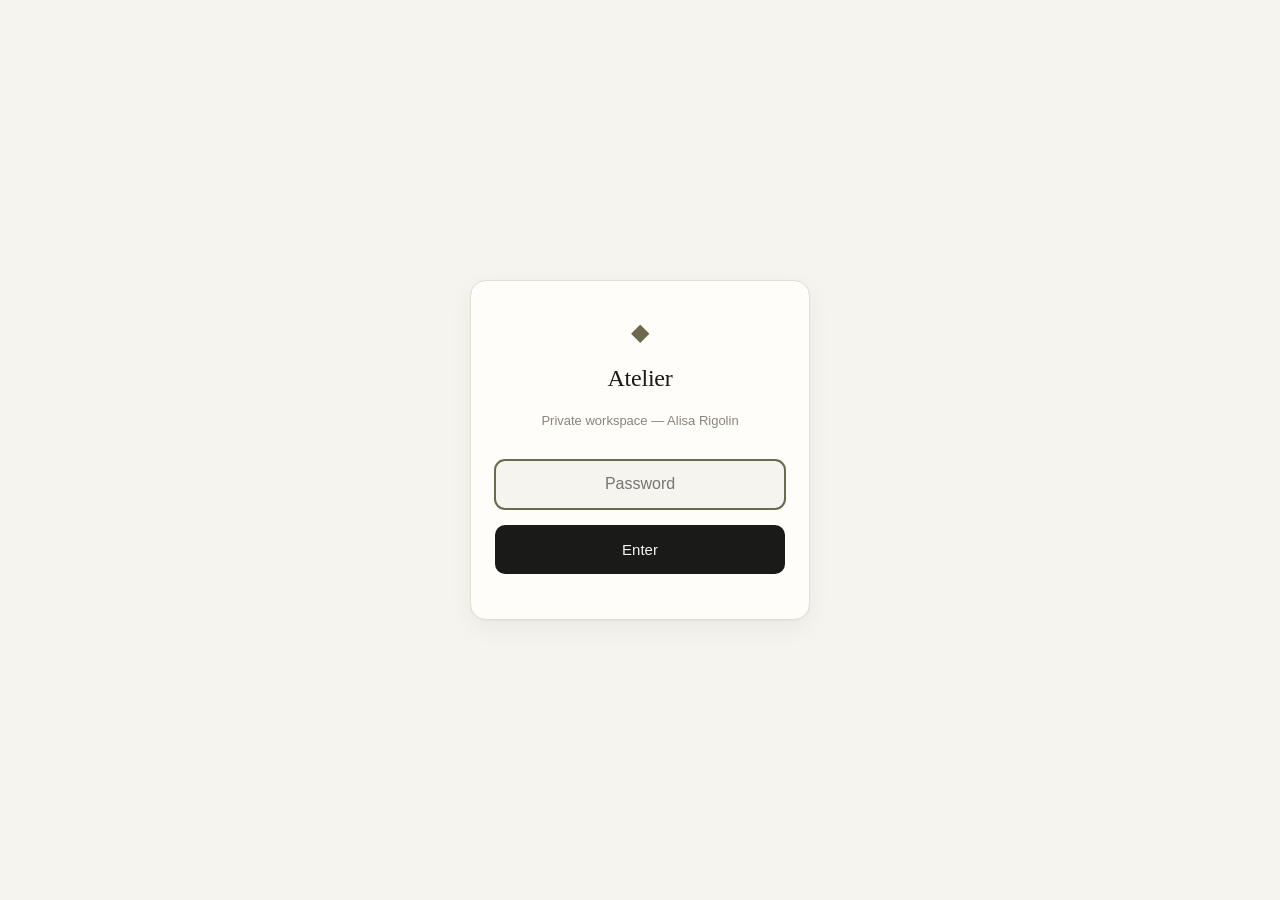
<file: index.html>
<!DOCTYPE html>
<html lang="en">
<head>
<meta charset="UTF-8">
<meta name="viewport" content="width=device-width, initial-scale=1, viewport-fit=cover">
<title>Atelier — Alisa's Art Agent</title>
<meta name="robots" content="noindex, nofollow">
<link rel="stylesheet" href="style.css">
</head>
<body>

<!-- ============ PRIVATE GATE ============ -->
<div id="gate" class="gate">
  <div class="gate-box">
    <span class="mark">◆</span>
    <h1>Atelier</h1>
    <p class="note">Private workspace — Alisa Rigolin</p>
    <input type="password" id="gate-pass" placeholder="Password" autocomplete="current-password">
    <button class="primary" id="gate-go">Enter</button>
    <p class="note" id="gate-msg"></p>
  </div>
</div>

<div id="app" hidden>
<header>
  <div class="brand">
    <span class="mark">◆</span>
    <div>
      <h1>Atelier</h1>
      <p class="sub">Alisa Rigolin — art agent</p>
    </div>
  </div>
  <nav>
    <button class="tab active" data-view="start">Start here</button>
    <button class="tab" data-view="outreach">Outreach</button>
    <button class="tab" data-view="lookbook">Lookbook</button>
    <button class="tab" data-view="pricing">Price</button>
    <button class="tab" data-view="linesheet">Line sheet</button>
    <button class="tab" data-view="toolkit">Toolkit</button>
    <button class="tab" data-view="reference">Reference</button>
  </nav>
</header>

<main>
  <!-- ============ START ============ -->
  <section id="start" class="view active">
    <div class="card hero">
      <h2>Start here</h2>
      <p class="lede">This is your private workspace. Everything in it is yours; the thinking behind it happens in the chat.</p>
      <a class="biglink" href="https://chat.letta.com/chat/agent-8534c05b-8546-482c-8290-ba03fb5e2f98" target="_blank" rel="noopener">
        Talk to Jinx — open the conversation →
      </a>
      <p class="note">Your agent remembers your work, your market, your voice, and your plan.</p>
    </div>

    <div class="card">
      <h2>Do this first</h2>
      <div class="nextaction">
        <h3>Send the ten outreach emails</h3>
        <p>They're written. Personalize the brackets, send from your own address. Every one of these already sources from independent artists, so you're not cold.</p>
        <p class="note"><strong>Time:</strong> ~1 hour. <strong>Why first:</strong> everything else depends on someone seeing your work.</p>
        <button class="primary" data-goto="outreach">Open the drafts →</button>
      </div>
    </div>

    <div class="card">
      <h2>Then, in order</h2>
      <ol class="rules">
        <li><strong>Send the lookbook</strong> when they reply — one link, sized to their project. <em>(Lookbook tab)</em></li>
        <li><strong>Quote with confidence</strong> using your price sheet. <em>(Price tab)</em></li>
        <li><strong>Ship a certificate of authenticity</strong> with every sale. <em>(Toolkit tab)</em></li>
        <li><strong>Fix the Carrd</strong> — change "first to bid" to "first access." <em>(Toolkit tab)</em></li>
      </ol>
    </div>

    <div class="card">
      <h2>What your agent knows</h2>
      <div class="two-col">
        <div class="mini">
          <h3>Your work</h3>
          <ul class="rules">
            <li>Figurative line work — figures absorbed in their own lives</li>
            <li>Black on stained, aged paper; charcoal, acrylic, graphite</li>
            <li>Sizes: 8×11, 16×22, 22×28 paper · 22×16 canvas</li>
            <li>Series: <em>Library of Her Own Body</em></li>
          </ul>
        </div>
        <div class="mini">
          <h3>Your market</h3>
          <ul class="rules">
            <li><strong>Designer/trade first</strong> — ~180k outlets vs ~5k galleries</li>
            <li>You keep 70–80% instead of ~50%, and get paid half up front</li>
            <li>Hospitality commissions figurative line work</li>
            <li>Comparable: Dario Moschetta, studio-direct to designers</li>
          </ul>
        </div>
      </div>
    </div>

    <div class="card">
      <h2>Your data</h2>
      <p class="note">Stored in this browser only. Export saves your work to a file you own.</p>
      <div class="two-col" style="margin-top:12px">
        <button class="primary" id="d-export">Export my data</button>
        <button class="primary" id="d-import">Import from file</button>
      </div>
      <input type="file" id="d-file" accept="application/json" style="display:none">
      <p class="note" id="d-status" style="margin-top:10px"></p>
    </div>
  </section>

  <!-- ============ OUTREACH ============ -->
  <section id="outreach" class="view">
    <div class="card">
      <h2>Your Los Angeles emails — written, ready to send</h2>
      <p class="lede">Ten LA targets, each written to what that specific lead actually does — not one template with the name swapped. Fill the <code>[brackets]</code>, then send from your own address. You always send — never me.</p>
      <p class="note"><strong>Rule that matters:</strong> don't pitch — introduce. Short, specific, one clear next step. Then follow up in 7–10 days.</p>
      <p class="note"><strong>Why there's no price in these:</strong> the outreach guidance is clear — the first cold email carries a portfolio link and a capabilities statement; <em>sizes and price ranges go in the line sheet you send when they respond.</em> Quoting a number too early also anchors you to it before they've seen anything. So: mention that you offer trade pricing, put the numbers in the line sheet.</p>
    </div>

        <div class="card">
      <div class="lead-head"><h3>1 · Delia LaJeunesse Art Consulting</h3><span class="tag">Los Angeles · art library</span></div>
      <p class="note">She builds curated art libraries that design firms draw from, and handles the artist side herself — negotiations, logistics, and the deck the designer presents. You are asking to be a source in that library, not to make a sale.</p>
      <div class="tpl"><button class="copy">Copy</button>
<pre>Subject: Work for the library — Alisa Rigolin

Hi Delia,

I'm Alisa Rigolin, a painter in Los Angeles. I make one-of-a-kind
figurative line work — black on stained paper and canvas. Figures
absorbed in their own lives, or drawn from older stories.

I read that you build art libraries for design firms and handle the
artist side yourself. I'd like to be a source you can draw from:
non-exclusive, trade pricing, 50% deposit / 50% on delivery, and I'm
local for delivery and install.

Current pieces: [2-3 works + sizes]

Happy to send a line sheet with sizes and pricing, plus a lookbook
sized to the projects you usually work on.

Alisa Rigolin
[website] · [instagram]</pre></div>
    </div>

    <div class="card">
      <div class="lead-head"><h3>2 · Emily Colvin / Projects at Large</h3><span class="tag">Los Angeles · art rental</span></div>
      <p class="note">Art rental. Pieces under $1,500 rent at roughly $135/week and convert to purchase. Her priorities are placement terms and what converts — speak to both, and to being local for swaps.</p>
      <div class="tpl"><button class="copy">Copy</button>
<pre>Subject: Rental placements — original figurative work

Hi Emily,

I'm Alisa Rigolin, a painter in Los Angeles. I make one-of-a-kind
figurative line work on stained paper and canvas — quiet, neutral, and
easy to place in most palettes.

I'd like to offer work for your rental program. Several pieces sit in
the range that converts well, and I'm local for delivery, swaps and
install.

Available now: [2-3 works + sizes]

Could we talk about how you structure placements? Happy to send a line
sheet with sizes and pricing first.

Alisa Rigolin
[website] · [instagram]</pre></div>
    </div>

    <div class="card">
      <div class="lead-head"><h3>3 · Art Solutions</h3><span class="tag">Los Angeles · staging &amp; hospitality</span></div>
      <p class="note">They source original work for staging and hospitality, where the priorities are speed, durability and install-readiness. Lead with those three, not with the work's meaning.</p>
      <div class="tpl"><button class="copy">Copy</button>
<pre>Subject: Original work for staging — Alisa Rigolin

Hi [name],

I'm Alisa Rigolin, a painter in Los Angeles. I make one-of-a-kind
figurative line work on stained paper and canvas — quiet, neutral, and
easy to place in most palettes.

I understand you source original work for staging and hospitality. I'm
local, I can turn work around quickly, and I deliver install-ready —
framed or unframed, whichever suits the project.

Available now: [2-3 works + sizes]

Happy to send a line sheet with sizes and pricing.

Alisa Rigolin
[website] · [instagram]</pre></div>
    </div>

    <div class="card">
      <div class="lead-head"><h3>4 · deKor LA</h3><span class="tag">Los Angeles · trade program</span></div>
      <p class="note">They already work with independent artists through a trade program. Short and direct — the structure exists, you are asking to join it. Ask what their submission process is.</p>
      <div class="tpl"><button class="copy">Copy</button>
<pre>Subject: Trade program — original figurative work

Hi [name],

I'm Alisa Rigolin, a painter in Los Angeles. I make one-of-a-kind
figurative line work in black on stained paper and canvas. Figures
absorbed in their own lives.

I saw that deKor works with independent artists through a trade
program. I'd like to be considered. Happy to work to your standard
terms.

A few available now: [2-3 works + sizes]

Is there a submission process I should follow? I can send a line sheet
and lookbook with it.

Alisa Rigolin
[website] · [instagram]</pre></div>
    </div>

    <div class="card">
      <div class="lead-head"><h3>5 · Annie Wharton Art Consulting</h3><span class="tag">Los Angeles · healthcare &amp; corporate</span></div>
      <p class="note">The strongest name on this list. She places artists into LACMA, MOCA and the Hammer, works with Kelly Wearstler Interiors and CAA, and is currently handling art for five healthcare facilities in LA County. Lead with the spaces she is filling, not with your biography.</p>
      <div class="tpl"><button class="copy">Copy</button>
<pre>Subject: Figurative work — healthcare and corporate projects

Hi Annie,

I'm Alisa Rigolin, a painter in Los Angeles. I make one-of-a-kind
figurative line work — black on stained paper and canvas. Quiet,
largely monochrome, figures absorbed in their own lives.

I read that you're placing work into healthcare and corporate
environments across LA County. I'd like to be considered as a source
for that kind of project — non-exclusive, trade pricing, and I'm local
for delivery and install.

Current pieces: [2-3 works + sizes]

Happy to send a line sheet and a lookbook, and to talk about what
suits the spaces you're filling.

Alisa Rigolin
[website] · [instagram]</pre></div>
    </div>

    <div class="card">
      <div class="lead-head"><h3>6 · ARTLOUDLA</h3><span class="tag">Los Angeles · advisory, emerging artists</span></div>
      <p class="note">Nakeyta Moore's advisory works specifically with emerging and underrepresented artists, and places work with designers, hotels and corporate clients. That stated focus is the reason to write — say so plainly.</p>
      <div class="tpl"><button class="copy">Copy</button>
<pre>Subject: Emerging artist — Alisa Rigolin

Hi Nakeyta,

I'm Alisa Rigolin, a painter in Los Angeles. I make one-of-a-kind
figurative line work — black on stained paper and canvas. Figures
absorbed in their own lives, or drawn from older stories.

I read that ARTLOUDLA works specifically with emerging artists, and
that you place work with designers, hotels and corporate clients. I'd
like to be considered.

Current pieces: [2-3 works + sizes]

Happy to send a line sheet with sizes and pricing, and a lookbook.

Alisa Rigolin
[website] · [instagram]</pre></div>
    </div>

    <div class="card">
      <div class="lead-head"><h3>7 · Artspace Warehouse</h3><span class="tag">Los Angeles · gallery &amp; trade</span></div>
      <p class="note">An LA gallery with a trade program, an ASID Industry Partner and an AIA Los Angeles member. They source from local emerging artists and run rental and rent-to-own. You are asking to join the artist roster — ask how they take on new artists.</p>
      <div class="tpl"><button class="copy">Copy</button>
<pre>Subject: Artist submission — original figurative work

Hi [name],

I'm Alisa Rigolin, a painter in Los Angeles. I make one-of-a-kind
figurative line work — black on stained paper and canvas. Figures
absorbed in their own lives.

I saw that Artspace Warehouse works with local emerging artists, and
runs both a trade program and rental. I'd like to be considered for
your artist roster.

Current pieces: [2-3 works + sizes]

Could you tell me how you take on new artists? Happy to send a line
sheet, lookbook, and images.

Alisa Rigolin
[website] · [instagram]</pre></div>
    </div>

    <div class="card">
      <div class="lead-head"><h3>8 · Mimesis</h3><span class="tag">Los Angeles · trade sourcing</span></div>
      <p class="note">They source museum-quality contemporary work for designers, architects and hospitality, direct from studios, with conservation framing and full provenance. The angle is a studio relationship — you are introducing the studio, not pitching a piece.</p>
      <div class="tpl"><button class="copy">Copy</button>
<pre>Subject: Studio introduction — Alisa Rigolin

Hi [name],

I'm Alisa Rigolin, a painter in Los Angeles. I make one-of-a-kind
figurative line work — black on stained paper and canvas. Figures
absorbed in their own lives, or drawn from older stories.

I read that Mimesis sources directly from studios for designers,
architects and hospitality projects. I'd like to introduce my work as
a studio you can draw from — non-exclusive, and I'm local.

Current pieces: [2-3 works + sizes]

Happy to send a line sheet with sizes and pricing, plus a lookbook.

Alisa Rigolin
[website] · [instagram]</pre></div>
    </div>

    <div class="card">
      <div class="lead-head"><h3>9 · Vanessa Villegas Art Advisory</h3><span class="tag">Los Angeles · art sourcing</span></div>
      <p class="note">She sources fine art for collectors, interior designers and developers, including hotels and staged properties. Shorter and more transactional than the others — she is a sourcing resource, so say what you can supply.</p>
      <div class="tpl"><button class="copy">Copy</button>
<pre>Subject: Sourcing resource — original figurative work

Hi Vanessa,

I'm Alisa Rigolin, a painter in Los Angeles. I make one-of-a-kind
figurative line work — black on stained paper and canvas. Quiet,
monochrome, and easy to place.

I read that you source for interior designers and developers. I'd like
to be a resource you can draw from — non-exclusive, trade pricing, and
I'm local for delivery and install.

Current pieces: [2-3 works + sizes]

Happy to send a line sheet with sizes and pricing.

Alisa Rigolin
[website] · [instagram]</pre></div>
    </div>

    <div class="card">
      <div class="lead-head"><h3>10 · Midnight Gallery</h3><span class="tag">Los Angeles · gallery &amp; trade</span></div>
      <p class="note">A gallery running a trade program for designers and consultants, with pre-release collections and commissions. Like Artspace, this is a roster question — but they are explicit about working directly with artists on commissions, so mention that you take them.</p>
      <div class="tpl"><button class="copy">Copy</button>
<pre>Subject: Artist submission — original figurative work

Hi [name],

I'm Alisa Rigolin, a painter in Los Angeles. I make one-of-a-kind
figurative line work — black on stained paper and canvas. Figures
absorbed in their own lives.

I saw that Midnight Gallery runs a trade program and works directly
with artists on commissions. I'd like to be considered for your
roster, and I'm glad to take on commission work.

Current pieces: [2-3 works + sizes]

Could you tell me how you take on new artists? Happy to send a line
sheet, lookbook, and images.

Alisa Rigolin
[website] · [instagram]</pre></div>
    </div>

    <div class="card">
      <h2>Chicago — held back</h2>
      <p class="note"><strong>⚠ These three are not ready to send.</strong> They were written when the app assumed you were a Chicago painter — they say <em>"a painter in Chicago"</em> and <em>"I'm local"</em>, and both are now false. You are an LA resident who spends time in Illinois, so the framing needs your call before these go anywhere. The leads themselves are still good.</p>
    </div>

<div class="card">
      <div class="lead-head"><h3>11 · Holloway Studios</h3><span class="tag">Chicago · commission program</span></div>
      <p class="note">They run a commission program with designers and stagers — this is the closest fit on your list. Lead with the trade program.</p>
      <div class="tpl"><button class="copy">Copy</button>
<pre>Subject: Original work for Holloway Studios — trade pricing

Hi [name],

I'm Alisa Rigolin, a painter in Chicago. I make one-of-a-kind
figurative line work — black on stained paper and canvas. Figures
mostly alone and unbothered: reading, thinking, or stepping out of
an old story.

I read that you run a commission program with designers and stagers.
I'd like to be a resource for it — trade pricing, non-exclusive,
50% deposit / 50% on delivery, and I'm local.

A few pieces available now: [2–3 works + sizes]

Happy to send a line sheet with sizes and pricing, and a lookbook
sized to your projects.

Alisa Rigolin
[website] · [instagram]</pre></div>
    </div><div class="card">
      <div class="lead-head"><h3>12 · Lauren Coburn</h3><span class="tag">Chicago · designer</span></div>
      <p class="note">She specifically likes emerging artists. Lean into being early-career and being local.</p>
      <div class="tpl"><button class="copy">Copy</button>
<pre>Subject: Figurative work — Chicago painter

Hi Lauren,

I'm Alisa Rigolin — a Chicago painter making one-of-a-kind figurative
line work in black on stained paper. The figures are usually alone
and unbothered: reading, thinking, or pulled from a myth.

I'm early in my career, which I gather is the stage you tend to work
with. I'd love to be on your radar — trade pricing, non-exclusive,
and I deliver locally.

A few available now: [2–3 works + sizes]

Happy to send a line sheet and a lookbook sized to whatever you're
working on.

Alisa Rigolin
[website] · [instagram]</pre></div>
    </div><div class="card">
      <div class="lead-head"><h3>13 · Celestial Art Curation</h3><span class="tag">Chicago · curator</span></div>
      <p class="note">A curator — she selects work rather than buying for a project. Lead with the series and the thesis, not terms.</p>
      <div class="tpl"><button class="copy">Copy</button>
<pre>Subject: Series inquiry — Alisa Rigolin, Chicago

Hi [name],

I'm Alisa Rigolin, a Chicago painter. I make one-of-a-kind figurative
line work in black on stained paper and canvas — figures absorbed in
their own lives, or drawn from older stories. The ongoing series is
called Library of Her Own Body.

I'd like to be considered for your curation. Happy to send a lookbook
with sizes and pricing, and I'm local for anything in person.

A few available now: [2–3 works + sizes]

Alisa Rigolin
[website] · [instagram]</pre></div>
    </div><div class="card">
      <h2>Follow-up (send 7–10 days later)</h2>
      <p class="note">Most sales happen after the first message, not the first one. This is the highest-value email on the page.</p>
      <div class="tpl"><button class="copy">Copy</button>
<pre>Subject: Re: [original subject]

Hi [name],

Circling back briefly — I just finished [title, size], which felt very
much in the spirit of [their aesthetic / current project].

Happy to hold it for you to show a client. Either way I'd love to stay
on your radar.

Alisa</pre></div>
    </div>

    <div class="card">
      <h2>Pipeline</h2>
      <p class="note">Tap a status to cycle it: Not contacted → Drafted → Sent → Replied → Won / Pass.</p>
      <div class="filters" id="filters">
        <button class="chip active" data-city="all">All</button>
        <button class="chip" data-city="Top fit">Top fit</button>
        <button class="chip" data-city="Chicago">Chicago</button>
        <button class="chip" data-city="Los Angeles">Los Angeles</button>
      </div>
      <table id="leads-table">
        <thead><tr><th>Lead</th><th>Type</th><th>City</th><th>Status</th></tr></thead>
        <tbody></tbody>
      </table>
    </div>
  </section>

  <!-- ============ LOOKBOOK ============ -->
  <section id="lookbook" class="view">
    <div class="card">
      <h2>Your lookbook</h2>
      <p class="lede">This is what a designer sees when you send them a link. Name each piece below — your titles save on this device and appear here.</p>
      <p class="note"><strong>The order is deliberate.</strong> Medusa opens because it is the most arresting thing you have; <em>Library of Her Own Body</em> closes because it is the most conceptual. A reviewer decides in the first few seconds and plenty of them never reach the end, so the strongest work goes first rather than last. Don't reorder without a reason.</p>
      <div class="works" id="works"></div>
      <p class="note" id="works-note"></p>
      <p class="noprint" style="margin-top:14px"><button class="biglink" id="lb-print" type="button">Print or save as PDF →</button></p>
      <p class="note noprint">Prints in the order above, with anything you haven't filled in yet left as a visible blank — so the page doubles as your checklist.</p>
    </div>
    <div class="card">
      <h2>What goes with it</h2>
      <blockquote class="story">Figures absorbed in their own lives — in black, on aged paper.</blockquote>
      <p class="note">For designers: <em>Original figurative line work — one of a kind, quiet, and made for rooms that feel inhabited rather than decorated.</em></p>
      <p class="note"><strong>Why presentation matters:</strong> photograph the work in a real room rather than flat against a wall. <em>Supported by Chen &amp; Yang (2020), which found higher purchase intention for spatially-contexted images — without a percentage.</em> You already did this once with the classical head; do it for every piece.</p>
    </div>
  </section>

  <!-- Rendered on demand and shown only when printing the lookbook. -->
  <section id="lookbook-doc" class="lb-doc" aria-hidden="true"></section>

  <!-- ============ PRICE ============ -->
  <section id="pricing" class="view">
    <div class="card">
      <h2>Where your prices sit</h2>
      <p class="lede">Built from your real numbers — the supplies and hours you told me. Your <strong>floor</strong> is what you must charge; the <strong>market</strong> is what comparable work sells for. Your price goes between them.</p>
      <table>
        <thead><tr><th>Work</th><th>Your floor</th><th>Market range</th><th>Suggested</th><th>You keep</th></tr></thead>
        <tbody>
          <tr><td><strong>8×11</strong> paper</td><td>$75</td><td>$150–$400</td><td><strong>$150–$200</strong></td><td>~$116/hr</td></tr>
          <tr><td><strong>16×22</strong> paper</td><td>$130</td><td>$400–$900</td><td><strong>$400–$550</strong></td><td>~$189/hr</td></tr>
          <tr><td><strong>22×28</strong> paper</td><td>$210</td><td>$700–$1,800</td><td><strong>$650–$900</strong></td><td>~$193/hr</td></tr>
          <tr><td><strong>22×16</strong> canvas</td><td>$150</td><td>$400–$900</td><td><strong>$400–$500</strong></td><td>~$175/hr</td></tr>
        </tbody>
      </table>
      <p class="note" style="margin-top:12px"><strong>Why you can charge this:</strong> your materials are near-zero ($0.50–$4 on paper), so your floor is almost entirely labour. It sits <em>below</em> the market at every size — which means cost never forces you to undercharge. You have room.</p>
      <p class="note"><strong>Trade price</strong> = retail − 20%. So a $175 piece is $150 to a designer, and you still keep ~$150.</p>
      <p class="note"><strong>Framing:</strong> quote it separately. Unframed is the default price; a frame adds its own cost plus margin ($6–$20 frame → add roughly $30–$45).</p>
    </div>

    <div class="card">
      <h2>Your price sheet</h2>
      <p class="note">One price everywhere. Never discount — offer options instead. Trade price is retail − 20%.</p>
      <table id="price-table">
        <thead><tr><th>Work</th><th>Size</th><th>Retail</th><th>Trade (20%)</th><th>Per sq in</th><th></th></tr></thead>
        <tbody></tbody>
      </table>
      <p class="empty" id="price-empty">No works priced yet — use the calculator below.</p>
    </div>

    <div class="two-col">
      <div class="card">
        <h2>Price a work</h2>
        <div class="field-row">
          <label>Width <input type="number" id="p-w" value="16" min="1" step="0.5"></label>
          <label>Height <input type="number" id="p-h" value="22" min="1" step="0.5"></label>
          <label>Units
            <select id="p-units"><option value="in">inches</option><option value="cm">cm</option></select>
          </label>
        </div>
        <div class="field-row">
          <label>Surface
            <select id="p-surface">
              <option value="paper">Paper (stained / watercolour ground)</option>
              <option value="canvas">Canvas</option>
            </select>
          </label>
          <label>Career stage
            <select id="p-stage">
              <option value="1.0">Emerging (1.0×)</option>
              <option value="1.15" selected>Early emerging (1.15×)</option>
              <option value="1.3">Building (1.3×)</option>
              <option value="1.6">Established-ish (1.6×)</option>
            </select>
          </label>
          <label>Method
            <select id="p-method">
              <option value="psi">Square inch</option>
              <option value="lin">Linear inch</option>
              <option value="time">Time + materials</option>
            </select>
          </label>
        </div>
        <div class="field-row">
          <label>Rate ($/in²) <input type="number" id="p-rate" value="1.00" min="0.05" step="0.05"></label>
          <label>Hours <input type="number" id="p-hours" value="2.5" min="0" step="0.5"></label>
          <label>Hourly <input type="number" id="p-hr" value="35" min="0" step="1"></label>
        </div>
        <div class="field-row">
          <label>Materials + stain <input type="number" id="p-mat" value="2" min="0" step="0.5"></label>
          <label>Frame (0 if unframed) <input type="number" id="p-frame" value="0" min="0" step="1"></label>
          <label>Finished <input type="text" id="p-title" placeholder="Title"></label>
        </div>
        <button class="primary" id="p-add">Add to price sheet</button>
      </div>
      <div class="card result">
        <h2>Suggested</h2>
        <div class="price-big" id="p-out">$0</div>
        <div class="price-grid">
          <div><span class="k">Trade (20% off)</span><span class="v" id="p-trade">$0</span></div>
          <div><span class="k">You keep — designer @20%</span><span class="v" id="p-keep-d">$0</span></div>
          <div><span class="k">You keep — gallery @50%</span><span class="v" id="p-keep-g">$0</span></div>
          <div><span class="k">Per sq in</span><span class="v" id="p-psi">$0</span></div>
          <div><span class="k">Your floor (must charge)</span><span class="v" id="p-floor">$0</span></div>
        </div>
        <p class="note" id="p-note"></p>
      </div>
    </div>

    <div class="card">
      <h2>Your comparables</h2>
      <table>
        <thead><tr><th>Artist</th><th>Work</th><th>Price</th></tr></thead>
        <tbody>
          <tr><td>Dario Moschetta</td><td>8×11" ink portrait, unframed + COA</td><td>€139 (~$150)</td></tr>
          <tr><td>John F Junior</td><td>23×16.5" ink + watercolour</td><td>€1,500</td></tr>
          <tr><td>Lana Korolievskaia</td><td>35×24" ink on cardboard</td><td>$2,214</td></tr>
        </tbody>
      </table>
      <p class="note" style="margin-top:10px"><strong>Your prices aren't set yet.</strong> The example band ($200–$1,000) was mine, not yours — I invented it early on. Use the comparables below as real market context: Dario Moschetta sells an 8×11" ink portrait at €139; John F Junior €1,500 for 23×16.5". Set your own number, then keep it consistent everywhere.</p>
    </div>
  </section>

  <!-- ============ LINE SHEET ============ -->
  <section id="linesheet" class="view">
    <div class="card noprint">
      <h2>Your line sheet</h2>
      <p class="lede">This is the document your emails promise — the one you send <em>after</em> a designer replies. It builds itself from your Portfolio titles and your Price list.</p>
      <p class="note">Fill in the Portfolio tab (titles, medium·size) and the Price tab (a price per work), then use the button below to save it as a PDF and send it.</p>
      <button class="primary" id="ls-print">Print / Save as PDF</button>
      <p class="note" id="ls-status"></p>
    </div>

    <div id="ls-doc" class="lsdoc">
      <div class="ls-head">
        <h1>Alisa Rigolin</h1>
        <p class="ls-pos">Figures absorbed in their own lives — in black, on aged paper.</p>
      </div>

      <p class="ls-intro">Original figurative line work — one of a kind, on stained paper and canvas.
      Made for rooms that feel inhabited rather than decorated.</p>

      <div class="ls-works" id="ls-works"></div>

      <h2 class="ls-h2">Pricing</h2>
      <table class="ls-table" id="ls-table">
        <thead><tr><th>Work</th><th>Size</th><th>Retail</th><th>Trade (20%)</th></tr></thead>
        <tbody></tbody>
      </table>
      <p class="ls-empty" id="ls-empty">No priced works yet — add them in the Price tab.</p>

      <h2 class="ls-h2">Terms</h2>
      <ul class="ls-terms">
        <li><strong>Trade discount</strong> — 20% off retail for verified designers</li>
        <li><strong>Payment</strong> — 50% deposit, 50% on delivery</li>
        <li><strong>Exclusivity</strong> — none; work is non-exclusive</li>
        <li><strong>Commissions</strong> — available; sized to your wall and palette, quoted separately from inventory</li>
        <li><strong>Framing</strong> — unframed by default; framing available on request</li>
        <li><strong>Delivery</strong> — local in [city]; shipping arranged on request, insured</li>
        <li><strong>Documentation</strong> — every original ships with a signed certificate of authenticity</li>
      </ul>

      <div class="ls-contact">
        <p><strong>Alisa Rigolin</strong> · [website] · [instagram] · [email]</p>
      </div>
    </div>
  </section>

  <!-- ============ TOOLKIT ============ -->
  <section id="toolkit" class="view">
    <div class="card">
      <h2>Why people buy art — the evidence</h2>
      <p class="lede">Studies and market data. This is the reasoning behind every price, every email, and every photo below.</p>
      <p class="note" style="border-left:3px solid #8a1f1f; padding:11px 12px; background:#fbe9e9; border-radius:4px"><strong>⚠ Corrected 26 September 2026.</strong> Every figure on this tab was traced back to its origin. <strong>Four were invented or laundered and have been removed</strong>, three were miscited and are fixed, and one rests on a paper that has since been de-listed. Each number below now carries its source and its scope. The rule this tab now follows: a figure that appears in five blog posts is not verified — it is one blog post quoted four times.</p>

      <h3 style="margin-top:18px">What actually drives a purchase</h3>
      <table>
        <thead><tr><th>Driver</th><th>Effect</th><th>Source</th></tr></thead>
        <tbody>
          <tr><td><strong>Aesthetic value</strong></td><td>the single most powerful motivation — <strong>92%</strong></td><td>Affordable Art Fair × ArtTactic, Apr 2026</td></tr>
          <tr><td><strong>Social recognition</strong></td><td>the <strong>lowest</strong>-ranked, ~<strong>10%</strong></td><td>same report</td></tr>
        </tbody>
      </table>
      <p class="note" style="margin-top:10px"><strong>People aren't buying status. They're buying feeling.</strong> Note the report says <em>aesthetic value</em>, not "emotional reasons" — an earlier version of this tab paraphrased it, and the paraphrase was doing work the source doesn't.</p>
      <p class="note"><strong>⚠ Removed:</strong> the β values (0.42 / 0.31) for "aesthetic sensitivity" and "emotional resonance." They come from a real paper, but a single-author one in a pay-to-publish journal that was <strong>removed from Scopus in April–May 2026</strong>. Not an established finding.</p>

      <h3 style="margin-top:22px">Storytelling — what is actually measured</h3>
      <ul class="rules">
        <li><strong>+2,706% — the Significant Objects project</strong> (Walker &amp; Glenn, 2009): thrift-store objects bought for $128.74 sold on eBay for $3,612.51. Real, and the project's own figure.</li>
        <li><strong>⚠ But it is not the controlled experiment it gets cited as.</strong> There was no matched no-story control arm, and the stories were written by <em>famous authors</em>. A striking demonstration, not a measurement of what a story is worth on your painting.</li>
        <li><strong>Smaller, real, and therefore believable:</strong> the Hill Holliday <em>Origin</em> study (~2013, n ≈ 3,000) found story lifted a painting by <strong>~11%</strong>, products ~5%, wine ~6%, and eBay spoons with a fictional poem drew <strong>~64% higher bids</strong>.</li>
      </ul>
      <p class="note"><strong>⚠ Removed: "narrative-rich art commands 30–150% premiums."</strong> No primary source exists — it traces to a marketing blog asserting it with no citation. Also removed: "authentic stories increase willingness to pay up to 2,700%," which was the Significant Objects figure restated as a general rule. It isn't one.</p>
      <p class="note"><strong>Why it works, in three parts</strong> (reasoning, not measurement): the story creates emotional attachment, it gives the buyer <em>justification</em> for the price, and it proves human effort — the "effort heuristic." "I love it" covers the emotion; the story covers the reason.</p>

      <h3 style="margin-top:22px">Your market</h3>
      <p class="note">All figures below are <strong>Art Basel &amp; UBS, <em>Survey of Global Collecting 2025</em></strong> unless noted. Scope: <strong>high-net-worth collectors</strong>, not the whole market.</p>
      <ul class="rules">
        <li><strong>63%</strong> of collectors bought directly from an artist in 2025 — up from 27% in 2023. Studios 43%, commissions 37%, Instagram links 35%. Direct sales were 20% of total spending. <em>Verified.</em></li>
        <li><strong>51%</strong> purchased via Instagram. <em>Verified</em> — <strong>⚠ but "without seeing the work in person" is from the 2024 edition, not 2025.</strong> An earlier version of this tab fused the two.</li>
        <li><strong>35%</strong> of high-net-worth spending went to new/emerging artists — <em>Verified, and it is a <strong>decline</strong> of 17 points</em> from 52% the year before. The earlier version omitted the decline, which changes the meaning.</li>
        <li><strong>72%</strong> expressed interest in emerging artists <em>(Artsy survey)</em>; <strong>66%</strong> bought from an artist new to them <em>(Art Basel/UBS)</em>. Both real — <strong>⚠ two different surveys</strong>, presented earlier as though from one.</li>
        <li><strong>89% of Gen Z are drawn to <em>prints</em> by emerging artists</strong> <em>(MyArtBroker, Feb 2024)</em>. <strong>⚠ The word "prints" was dropped</strong> in the earlier version. Also a commercial survey, not peer-reviewed.</li>
      </ul>
      <p class="note"><strong>⚠ Corrected: "70%+ buy to support artists (vs 36% of Boomers)."</strong> The real figures (Affordable Art Fair × ArtTactic, Apr 2026): <strong>49% overall</strong>; Millennials 57%, Gen Z 55%, Gen X 50%, <strong>Boomers ~37%</strong>. The "70%+" was fabricated. <strong>Removed:</strong> "buyers aged 18–24 are 25% more likely to buy on story" — could not be traced to any source.</p>
      <p class="note"><strong>Small work:</strong> pieces under 40×40cm were <strong>40% of purchases</strong>, and miniature/small-scale acquisitions rose <strong>66% year on year</strong> — <em>Artsy Buyer Trends 2025</em>. <strong>⚠ That is Artsy's own platform data, not the global market.</strong> Your 8×11s are in a strong category, not "the hottest there is."</p>

      <h3 style="margin-top:22px">Perceived value — what actually holds</h3>
      <p class="note"><strong>⚠ Removed: "room mockups raise perceived value 15–40% and drive 2–3× more inquiries."</strong> The 2–3× figure traces to <strong>MOCKLIO's own marketing page</strong> — a company that sells mockups. The 15–40% has no source at all. The closest real study (Chen &amp; Yang, <em>"Scene Sells," Journal of Electronic Commerce Research</em>, 2020) does support higher purchase intention for spatially-contexted images over isolated shots, <strong>but reports neither percentage.</strong> Photographing work in a room still stands — on that study and on sense, not on a fake number.</p>
      <p class="note"><strong>⚠ Removed: "storytelling converts 32% better; 63% of buyers pay more for a real story."</strong> These appear on AI-written stat-aggregator sites attributing them to a "2023 MarketingCharts study" and a "2023 World Economic Forum survey." <strong>The WEF conducted no such survey.</strong></p>
      <p class="note"><strong>⚠ Corrected: "email is the #1 channel — 42% of creator sales."</strong> Real origin: InsightRaider's analysis of 146,271 <em>Gumroad</em> products. That is one vendor's dataset of digital-product sales on one platform — not the creator economy, and not the art market. Start a list because it is cheap and owned, not because of a 42%.</p>
      <ol class="rules">
        <li><strong>Anchor high.</strong> Show a larger, higher-priced piece first. Everything after is judged against it, and your entry pieces feel attainable.</li>
        <li><strong>Round numbers.</strong> $2,500 reads as an investment. $2,499.99 reads as a discount.</li>
        <li><strong>Three tiers.</strong> Prints → limited → originals. It pre-empts "too expensive" by giving a lower rung.</li>
        <li><strong>Payment plans.</strong> $600 × 3 feels far smaller than $1,800. Same money, less weight.</li>
        <li><strong>Reframe over time.</strong> $1,800 on a wall for 30 years is about $5 a month.</li>
        <li><strong>Offer a return window.</strong> It makes the decision reversible — and buyers almost never use it.</li>
        <li><strong>Document everything.</strong> <em>Verified, and the strongest academic backing here:</em> Li, Ma &amp; Renneboog (2024), <em>Management Science</em> 70(1):98–127 — provenance raises sale probability up to 4%, hammer prices up to 54%, annualised returns 5–16%. The COA is a value-protection device, not paperwork.</li>
      </ol>

      <h3 style="margin-top:22px">What does <em>not</em> work</h3>
      <ul class="rules">
        <li><strong>Lowering the price.</strong> Buyers read price as quality data. A discount signals doubt.</li>
        <li><strong>Leading with status.</strong> It's the lowest-ranked motivator.</li>
        <li><strong>"DM for price"</strong> at your range — it filters out real buyers. Show the number.</li>
        <li><strong>Raising prices before upgrading presentation.</strong> Wrong order = more abandonment, fewer inquiries.</li>
      </ul>
    </div>

    <div class="card">
      <h2>Certificate of authenticity</h2>
      <p class="note">Ship one with every original. It's part of what buyers pay for, and it protects your resale value. Fill the brackets and print on acid-free paper.</p>
      <div class="tpl"><button class="copy">Copy</button>
<pre>CERTIFICATE OF AUTHENTICITY

Artist          Alisa Rigolin
Title           [title]
Year            [year]
Medium          [e.g. watercolour wash and charcoal on stained paper]
Dimensions      [h × w in] ([h × w cm])
Edition         One of a kind — original
Inventory no.   AR-[000]

[Photograph of the work]

I certify that this artwork is an original creation by Alisa Rigolin.

Signed  ______________________     Date  ____________

Contact  [website] · [email]</pre></div>
      <p class="note">Keep a copy of every COA you issue. Sign by hand — printed signatures are a red flag to serious buyers.</p>
    </div>

    <div class="card warn">
      <h2>⚠ Red flags — I will always call these out</h2>
      <p class="lede">The art world has an industry built on taking money from hopeful artists. If any of this shows up, stop before you pay or sign.</p>
      <ul class="rules">
        <li><strong>"We discovered your work — pay a fee to exhibit."</strong> Real galleries don't charge you to show.</li>
        <li><strong>Pressure + urgency.</strong> "Limited slot, decide in 48 hours" is a script, not an opportunity.</li>
        <li><strong>No names.</strong> If a gallery won't name owners, directors, or jurors, walk.</li>
        <li><strong>Fake followers.</strong> Bots can suppress your real reach. Never buy them.</li>
        <li><strong>They dodge the sales question.</strong> If they can't say how they reach collectors, they don't.</li>
        <li><strong>No contract, no inventory sheet, no insurance</strong> on a consignment.</li>
        <li><strong>Commission AND a fee.</strong> One or the other. Both is exploitation.</li>
      </ul>
      <p class="note"><strong>The one-question test:</strong> <em>Are they making money when my art sells, or when I pay?</em></p>
    </div>

    <div class="card">
      <h2>Fix your Carrd — two small edits</h2>
      <ol class="rules">
        <li><strong>Change "be the first to bid" → "get first access to new releases."</strong> Bidding implies an auction, and auctions need demand to work. Without it, an auction broadcasts that there isn't any — and quietly lowers your prices.</li>
        <li><strong>Add titles to the works.</strong> Untitled work reads as unfinished. Even "Untitled No. 3" is better than nothing.</li>
      </ol>
      <p class="note">Then decide: keep Carrd as the front door, or retire it once the lookbook is stronger. One artifact is simpler than two.</p>
    </div>

    <div class="card">
      <h2>Releases — waitlist first</h2>
      <ol class="rules">
        <li><strong>Waitlist first.</strong> Before a piece goes public, the list hears first. Right of first refusal — the strongest collector perk, and it costs nothing.</li>
        <li><strong>First-come once it's public.</strong> Simple, fair.</li>
        <li><strong>Bidding only later</strong>, for a standout piece with proven demand.</li>
      </ol>
    </div>

    <div class="card">
      <h2>Sales — how to handle money</h2>
      <ul class="rules">
        <li><strong>Inquiry, not checkout.</strong> Don't put a Buy button on originals. It trains people to comparison-shop and strips the conversation where price integrity lives.</li>
        <li><strong>Payment:</strong> Stripe or PayPal invoice. Over ~$500, offer 2–3 payments.</li>
        <li><strong>Deposits:</strong> Commissions 50% up front. Originals paid in full before shipping.</li>
        <li><strong>Designers:</strong> 20% trade, 50/50 or net-30, itemized invoice.</li>
        <li><strong>Don't build a store.</strong> No volume, and one-of-ones don't need inventory management.</li>
      </ul>
    </div>

    <div class="card">
      <h2>Getting your work into a room</h2>
      <p class="lede">Room context is worth <strong>15–40% perceived value</strong> and drives <strong>2–3× more serious inquiries</strong>. Three ways to get it, best first.</p>

      <h3 style="margin-top:18px">1 · Photograph it on a real wall (free, and best)</h3>
      <p class="note">Your own apartment is enough. This is stronger than any mockup because it's <em>true</em> — and you already did it once with the classical head.</p>
      <ul class="rules">
        <li><strong>Natural light, side window.</strong> Overcast beats sunny — direct sun makes harsh contrast.</li>
        <li><strong>Stand 10–15° off-centre</strong>, not dead-on. This kills glare on glass and varnish. Tilt the phone a degree or two away from the wall if a hotspot remains.</li>
        <li><strong>Phone is fine.</strong> Clean the lens, shoot at highest resolution, ProRAW if you have it.</li>
        <li><strong>Turn HDR off</strong> — it blows out highlights and muddies detail.</li>
        <li><strong>Rule of thirds.</strong> Put the frame in one third, let the room fill the rest. Shoot slightly below eye level — straight-on looks flat.</li>
        <li><strong>Fix perspective in Snapseed or VSCO</strong> — the vertical slider straightens the frame edges.</li>
      </ul>

      <h3 style="margin-top:22px">2 · MOCKLIO — free forever</h3>
      <p class="note"><a href="https://mockl.io/art-mockups" target="_blank" rel="noopener">mockl.io</a> — image mockups are <strong>100% free forever, no credit card, no limits.</strong> Upload the work, pick a scene, download. Under 60 seconds. They only charge $12 for cinematic video reels.</p>
      <p class="note">Best for volume — every piece in your catalog, fast. Scenes are grouped by buyer: living room and bedroom for home buyers, gallery loft for higher-ticket originals.</p>

      <h3 style="margin-top:22px">3 · WallMockup — true-scale accuracy</h3>
      <p class="note"><a href="https://www.wallmockup.net/" target="_blank" rel="noopener">wallmockup.net</a> — <strong>7-day free trial</strong>, then $4.99/mo. Its advantage: you enter <em>real dimensions</em>, so a 16×22 looks like a 16×22 next to a sofa.</p>
      <p class="note">That matters more than it sounds. Most free tools scale art to fill a fixed template, which makes every piece look the same size — that misleads buyers and causes returns. Use this when exact scale is the point. Also does 412+ scenes, gallery walls up to 24 pieces, and AI-generated rooms.</p>

      <h3 style="margin-top:22px">On AI-generated rooms — one caution</h3>
      <p class="note">AI room tools exist (WallMockup's Custom Mockup, Wallnora, Sebsvisual). They work, and WallMockup keeps your artwork as a separate untouched layer rather than sending it to the model — good practice.</p>
      <p class="note"><strong>But be careful.</strong> The research is unambiguous that buyers prefer human-made work and pay a premium for authenticity. An AI room that reads slightly uncanny can make your <em>art</em> feel less real — which works directly against your strongest asset. Use AI rooms for speed when you need volume, but <strong>lead your portfolio and your best pieces with real photographs.</strong></p>

      <h3 style="margin-top:22px">Which room for which piece</h3>
      <ul class="rules">
        <li><strong>Intimate work</strong> (bedrooms, reading, wine, quiet figures) → soft, warm rooms. Bedroom, reading nook, Scandinavian, soft Mediterranean.</li>
        <li><strong>Statement work</strong> (Medusa, the classical head, large canvases) → gallery loft, fireplace gallery, modern loft. These scenes justify higher prices.</li>
        <li><strong>Test two scenes per piece</strong> and keep whichever converts. Presentation is the cheapest credibility signal you control.</li>
      </ul>
    </div>

    <div class="card">
      <h2>Framing — your biggest cost, biggest lever</h2>
      <div class="two-col">
        <div class="mini">
          <h3>Do</h3>
          <ul class="rules">
            <li><strong>Offer both</strong> — unframed default, framed upgrade. "$340 framed / $250 unframed."</li>
            <li><strong>Keep a small stock</strong> of neutral frames in 3–4 standard sizes.</li>
            <li><strong>Price the frame as a product</strong> — cost + margin.</li>
          </ul>
        </div>
        <div class="mini">
          <h3>Don't</h3>
          <ul class="rules">
            <li><strong>Pre-frame everything</strong> — capital stuck in inventory.</li>
            <li><strong>Use cheap plastic</strong> on originals.</li>
            <li><strong>Hide the unframed option</strong> — designers frame themselves.</li>
          </ul>
        </div>
      </div>
      <p class="note">Paper reads unfinished bare, so framing matters more for you than for canvas. Canvas can be gallery-wrapped and need no frame at all.</p>
    </div>

    <div class="card">
      <h2>The marketing playbook</h2>
      <p class="note" style="border-left:3px solid #8a1f1f; padding:11px 12px; background:#fbe9e9; border-radius:4px"><strong>⚠ Corrected 26 September 2026.</strong> Three of the figures that were on this card had no source and have been removed. What is left is either verified or ordinary practice.</p>
      <ul class="rules">
        <li><strong>Story over product.</strong> Real, but smaller than it was written: the Significant Objects project is the striking case (+2,706%, and not a controlled experiment), while the Hill Holliday study found a painting lifted by <strong>~11%</strong>. Write the story because it is true and it helps — not because of a big number.</li>
        <li><strong>Presentation is the price lever.</strong> Photograph work in a real room rather than flat against a wall. <em>Supported by Chen &amp; Yang (2020), which found higher purchase intention for spatially-contexted images — without a percentage.</em></li>
        <li><strong>Consistency beats everything.</strong> One good photo a week beats a burst.</li>
        <li><strong>Start an email list now, even at ten people.</strong> Cheap, owned, and not subject to an algorithm. <em>(The "42% of creator sales" figure came from one vendor's Gumroad dataset and has been removed.)</em></li>
        <li><strong>Most sales happen after the first message.</strong> Follow up.</li>
        <li><strong>Give early access, not discounts.</strong></li>
        <li><strong>Scarcity must be real.</strong> Yours already is. Never invent it.</li>
      </ul>
    </div>
  </section>

  <!-- ============ REFERENCE ============ -->
  <section id="reference" class="view">
    <div class="card">
      <h2>The reference — checked, not assumed</h2>
      <p class="lede">Every claim below was checked against a primary source: a government agency, a statute, or the vendor's own published page. Where no primary source exists, it says so instead of guessing.</p>
      <p class="note"><strong>Verified</strong> = checked against a primary source. <strong>Guidance</strong> = widely repeated practice with no primary source — useful, but a starting point to test. <strong>Corrected</strong> = this was written down wrongly at some point and has been fixed.</p>
      <p class="note">A printable version of this whole document is at <a href="reference.html">reference.html</a> — open it and print to PDF.</p>
    </div>

    <div class="card">
      <h2>Pricing</h2>
      <p><strong>Ask = (materials + hours × your rate + framing) ÷ (1 − channel cut) ÷ (1 − tax reserve).</strong> The channel cut moves the result most, because the buyer pays it, not you.</p>
      <ul class="rules">
        <li><strong>Verified — the same take-home nearly doubles the ask through a gallery.</strong> An 18×24 at $3/sq in needs about $1,460 via Stripe to leave you $1,417; a 50% gallery needs about $2,830 to leave you $1,415. That is the real cost of consignment.</li>
        <li><strong>Verified — self-employment tax is 15.3% of 92.35% of net profit</strong>, about <strong>14.13% of profit</strong>. (IRS)</li>
        <li><strong>Verified — the 2026 Social Security wage base is $184,500.</strong> Above it, only the 2.9% Medicare portion applies. (SSA)</li>
      </ul>
      <p class="note"><strong>Still needed:</strong> materials per size, hours per piece, and your floor hourly rate. Until those exist, every number in the Price tab is a default to overwrite — not a figure to quote.</p>
    </div>

    <div class="card">
      <h2>Where buyers actually are</h2>
      <table>
        <thead><tr><th>Channel</th><th>Your share</th><th>Payment</th><th>Exclusive?</th></tr></thead>
        <tbody>
          <tr><td>Direct (Stripe link)</td><td>~97%</td><td>immediate</td><td>no</td></tr>
          <tr><td>Designer / trade</td><td>70–80%</td><td>50% deposit + 50% on delivery</td><td>no</td></tr>
          <tr><td>Gallery consignment</td><td>50% (sometimes 40%)</td><td>~30 days</td><td>often</td></tr>
          <tr><td>Rental program</td><td>~50% of the rental fee</td><td>monthly</td><td>no</td></tr>
        </tbody>
      </table>
      <ul class="rules">
        <li><strong>Verified — gallery payment is 30 days.</strong> Four galleries' own agreements and the Artists' Professional Guidelines model contract all say payment within 30 days of sale. <em>Corrected: an earlier version said "30–90 days." The 90 had no source.</em></li>
        <li><strong>Verified — art rental is real recurring revenue</strong> at <strong>5–10% of value per month</strong>, across five programs' own pages. Most credit rental toward purchase — but usually <em>partial</em> (50–60%), not full.</li>
        <li><strong>Verified — the trade channel pays you 70–80%</strong>, a 20–30% discount off retail. Some programs start lower (15%).</li>
      </ul>
    </div>

    <div class="card">
      <h2>Selling directly</h2>
      <table>
        <thead><tr><th>On a $500 painting</th><th>Fee</th><th>You keep</th></tr></thead>
        <tbody>
          <tr><td>Stripe Payment Link</td><td>~$14.80</td><td>~$485</td></tr>
          <tr><td>Gumroad, direct link</td><td>~$65</td><td>~$435</td></tr>
          <tr><td>Gumroad Discover</td><td>$150</td><td>$350</td></tr>
          <tr><td>Gallery at 50%</td><td>$250</td><td>$250</td></tr>
        </tbody>
      </table>
      <ul class="rules">
        <li><strong>Verified — Stripe Payment Links need no website</strong>, at 2.9% + 30¢ per successful transaction, included at no extra charge.</li>
        <li><strong>Verified — refunds do not return the processing fee.</strong></li>
        <li><strong>Verified — Stripe is not a merchant of record.</strong> You keep sales-tax responsibility. (Stripe now sells an opt-in "Managed Payments" product that does act as MoR; ordinary payments do not.)</li>
        <li><strong>Verified — Gumroad's direct fee is 10% + 50¢</strong>, with card processing on top — roughly 12.9% + 80¢.</li>
        <li><strong>Verified — Gumroad does not allow physical goods.</strong> Your originals were never their fit.</li>
      </ul>
    </div>

    <div class="card">
      <h2>Outreach</h2>
      <ul class="rules">
        <li><strong>Verified — cold email is legally regulated, and B2B has no exemption.</strong> Every pitch email needs a valid physical postal address, a clear ad identification, and a working opt-out honoured within 10 business days. Maximum penalty <strong>$53,088 per email</strong> — confirmed current for 2026.</li>
        <li><strong>Verified — a USPS-registered PO box or a commercial mail receiving agency box is sufficient.</strong> It does not have to be your home address, but it must be a box <em>registered</em> with USPS or a CMRA established under Postal Service regulations.</li>
        <li><strong>Verified — Holloway Studios is a production house, not a buyer.</strong> It makes its own commissioned work. Pitching your originals to them is pitching a competitor. Reclassified out.</li>
        <li><strong>Verified — Celestial Art Curation publishes an open application</strong> for Chicago-area and emerging artists seeking representation. Applying beats pitching.</li>
        <li><strong>Verified — Delia LaJeunesse takes no cut of your price.</strong> She charges her clients a 10% markup and states there is no artist representation. <em>Precision:</em> she also advertises a separate 10% referral fee to realtors — so "no cut" is true of <em>your</em> price, not of all her pricing.</li>
      </ul>
      <p class="note"><strong>The one thing blocking every draft: a mailing address for the footer.</strong> Three drafts are written and ready. That decision is the only thing between them and the lead list.</p>
    </div>

    <div class="card">
      <h2>Listing copy, and the print law</h2>
      <p><strong>Verified — the moment you sell prints, art description becomes a legal question.</strong> Under California Civil Code §§1740–1745.5, any fine-art multiple sold at <strong>$100 or more</strong> requires a certificate of authenticity, and stating an edition size for a print made after <strong>1 January 1983</strong> is an <strong>express warranty that no additional copies exist anywhere</strong>.</p>
      <p><strong>Corrected — Wisconsin is not the same rule.</strong> Georgia genuinely tracks California. Wisconsin runs a separate regime (ATCP ch. 117) triggering on "investment art" over <strong>$800</strong>, not $100, with its own signed disclosure form. Write to the California standard.</p>
      <p class="note">Your originals are exempt from all of this. Prints are what trigger it.</p>
    </div>

    <div class="card">
      <h2>Photographing the work</h2>
      <ul class="rules">
        <li><strong>Verified — put a grey card and a colour target in the frame.</strong> Standard practice in every cultural-heritage imaging workflow. <em>Precision:</em> you white-balance off the <strong>grey scale</strong>, not the colour patches — the Art Institute of Chicago's own instructions say the colour patches are "primarily a viewing aid."</li>
        <li><strong>Verified — diffuse light, off-axis.</strong> Overcast beats sun.</li>
        <li><strong>For framed work, glare is the whole problem.</strong> The clean answer is to photograph the piece <em>unframed</em>.</li>
        <li><strong>Corrected — cross-polarisation costs light, but not four stops.</strong> The "four stops (16×)" figure came from forums; no conservation-imaging standard states it. The primary source gives <strong>at least 1.3 stops</strong> for diffuse reflections. The direction is right — it needs real lighting power — but do not plan around four.</li>
        <li><strong>Shoot RAW, and check every export on a phone.</strong> Black figure on stained paper is a narrow tonal range where highlights clip easily.</li>
      </ul>
    </div>

    <div class="card">
      <h2>Shipping</h2>
      <ul class="rules">
        <li><strong>Verified — the packing is what makes a claim payable.</strong> Under USPS rules, articles "improperly packaged or too fragile to withstand normal handling" are <strong>ineligible for coverage entirely</strong>.</li>
        <li><strong>Verified — UPS assumes $100 default liability per package</strong> unless a higher value is declared in writing.</li>
        <li><strong>Corrected — USPS has no default liability at all.</strong> Uninsured mail is generally not compensable; USPS <em>includes</em> $100 of insurance with Priority Mail, Priority Mail Express and Ground Advantage.</li>
        <li><strong>Corrected — "always buy insurance at the counter" is out of date for ordinary insurance.</strong> Online coverage was once capped at $200, then $500, but was permanently raised to <strong>$5,000 in 2010</strong> to match the counter. The one real exception left: <strong>Registered Mail's $50,000 ceiling is counter-only.</strong></li>
      </ul>
      <table>
        <thead><tr><th>Service</th><th>Coverage</th><th>Note</th></tr></thead>
        <tbody>
          <tr><td>USPS Priority / Express / Ground Advantage</td><td>$100 included</td><td>needs a tracking barcode</td></tr>
          <tr><td>USPS standard insurance</td><td>up to $5,000</td><td>online or at the counter</td></tr>
          <tr><td><strong>USPS Registered Mail</strong></td><td><strong>up to $50,000</strong></td><td>counter only</td></tr>
          <tr><td>UPS declared value</td><td>up to $50,000</td><td>must be declared in writing</td></tr>
        </tbody>
      </table>
      <p class="note"><strong>At your scale:</strong> USPS Registered Mail over a few hundred dollars; Priority Mail with purchased insurance below that. Ship unframed and flat — that removes the glass-breaks-and-cuts-the-work failure you are most exposed to.</p>
    </div>

    <div class="card">
      <h2>Tax and registration</h2>
      <ul class="rules">
        <li><strong>Verified — Illinois sales tax.</strong> IDOR's own guidance: whether your sales are full-time or "as a hobby," you are subject to the requirements, and all Illinois taxpayers must register for each tax type. Failing to register is a criminal offence. <em>Corrected: registration is <strong>Form REG-1</strong>; ST-1 is the recurring return, not the registration form.</em></li>
        <li><strong>Verified — City of Chicago business licence.</strong> Municipal Code 4-4-020(a): "All businesses must be licensed to operate in the City of Chicago." The exemptions are state-licensed professions and a specific chapter list — <strong>no artist exemption.</strong> Penalty under 4-4-010: <strong>$500–$1,000 per offence, each day separate.</strong></li>
        <li><strong>Verified — the home-occupation rules fit your plan.</strong> Chicago forbids "direct sale of any product on display shelves or racks" and caps occupancy at two patrons or employees at one time. A home gallery is out; payment links and shipping sit comfortably.</li>
      </ul>
      <p class="note"><strong>Three questions still open, and nothing about pricing or records works until they are answered:</strong> are you registered for Illinois sales tax? Do you have a Chicago business licence? Is this a business or still a hobby on your return? Deliberately not decided here: any tax <em>rate</em>, and whether commissions fall under the service tax instead of the retail tax. Both are for your preparer.</p>
    </div>

    <div class="card">
      <h2>Commissions and copyright</h2>
      <p><strong>Verified — commissioning a painting cannot transfer your copyright by accident.</strong> Under 17 U.S.C. §204(a) a transfer is only valid if written and signed. And "work made for hire" does not apply: for a specially commissioned work it requires the work to fall in one of <strong>nine statutory categories</strong> — paintings and drawings are not among them.</p>
      <p><strong>So you keep the copyright unless you sign it away, and selling the physical piece does not sell the right to reproduce it.</strong> Reproduction, prints and licensing are a separate written licence at a separate price. That is a product you have not been selling.</p>
      <p class="note"><strong>Guidance, not verified — "price commissions 20–50% above comparable retail" has no primary source.</strong> Every source for it is an artist blog. Treat it as a starting point to test. The 50% non-refundable deposit is standard practice for the same reason — sensible, not documented. Two terms worth naming: the deposit also <em>qualifies</em> the client, and final payment should fall due <strong>on completion, not on approval</strong>.</p>
    </div>

    <div class="card">
      <h2>Submissions and the lookbook</h2>
      <p><strong>Corrected — there is no universal submission spec.</strong> Across five organisations' own pages, the longest-side requirement runs from <strong>1920 px to 4200 px</strong> and the file cap from <strong>5 MB to 12 MB</strong>. A 2100 px / 5 MB export is a <em>safe default</em>, not a rule — read the specific call.</p>
      <ul class="rules">
        <li><strong>Near-universal:</strong> JPEG, sRGB, no watermarks or signatures, clean self-describing filenames.</li>
        <li><strong>Work list:</strong> title, medium, dimensions, year, price if asked. Every submission expects this.</li>
        <li><strong>Count:</strong> typically 10–15 images for a gallery or juried call.</li>
      </ul>
      <p class="note"><strong>Corrected — "attention drops, so the first two or three pieces carry the portfolio" has no source.</strong> It was written as fact and it is folk practice: the order-effect literature finds recency as often as primacy, and nothing supports a "first two or three" cutoff. Lead with your strongest work — but that rests on "reviewers may stop early," not on a measured attention curve.</p>
    </div>

    <div class="card">
      <h2>What is still needed from you</h2>
      <p><strong>Per-piece dimensions and years.</strong> Title, medium, support, height, width, year, framed, price — for every work. This is the single input the whole system waits on: the listings, the pricing calculator, the lookbook and every submission. Nothing else unblocks until it exists.</p>
      <p class="note">Also unresolved: five pieces on your Carrd are all captioned "22×16 Canvas." Either that is real or it is an untailored template caption — and five identically-sized titles is the pattern a reviewer reads as templated.</p>
    </div>

    <div class="card">
      <h2>Sources</h2>
      <p class="note">IRS Topic 554 and the self-employment tax pages · SSA contribution base table · Stripe pricing and refund documentation · Gumroad pricing and prohibited-items policy · FTC CAN-SPAM compliance guide and the Federal Register civil-penalty notice of 15 September 2026 · U.S. Copyright Office Circulars 12 and 30 and 17 U.S.C. §§101, 204 · California Civil Code §§1740–1745.5 · O.C.G.A. §10-1-431 · Wisconsin Admin. Code ATCP ch. 117 · Illinois Department of Revenue · Chicago Municipal Code 4-4-010, 4-4-020, and the BACP home-based business fact sheet · USPS PS Form 3806, Domestic Mail Manual, insurance pages and Postal Bulletin 22299 · UPS Tariff and Terms of Service · Art Institute of Chicago photodocumentation target instructions · FADGI technical guidelines · YouTube Help: channel monetization policies, YPP eligibility, appeal guidance, upload encoding settings · Google YouTube Data API v3 documentation and quota calculator · BLS Occupational Outlook Handbook, interior designers · the individual galleries, trade programs and rental programs cited in the working notes.</p>
      <p class="note">Compiled 26 September 2026. Every figure marked <strong>Verified</strong> was checked against the primary source named above on that date. Prices, policies and statutes change — re-check anything before acting on it at size.</p>
    </div>
  </section>
</main>
</div>

<script src="app.js"></script>
</body>
</html>
</file>
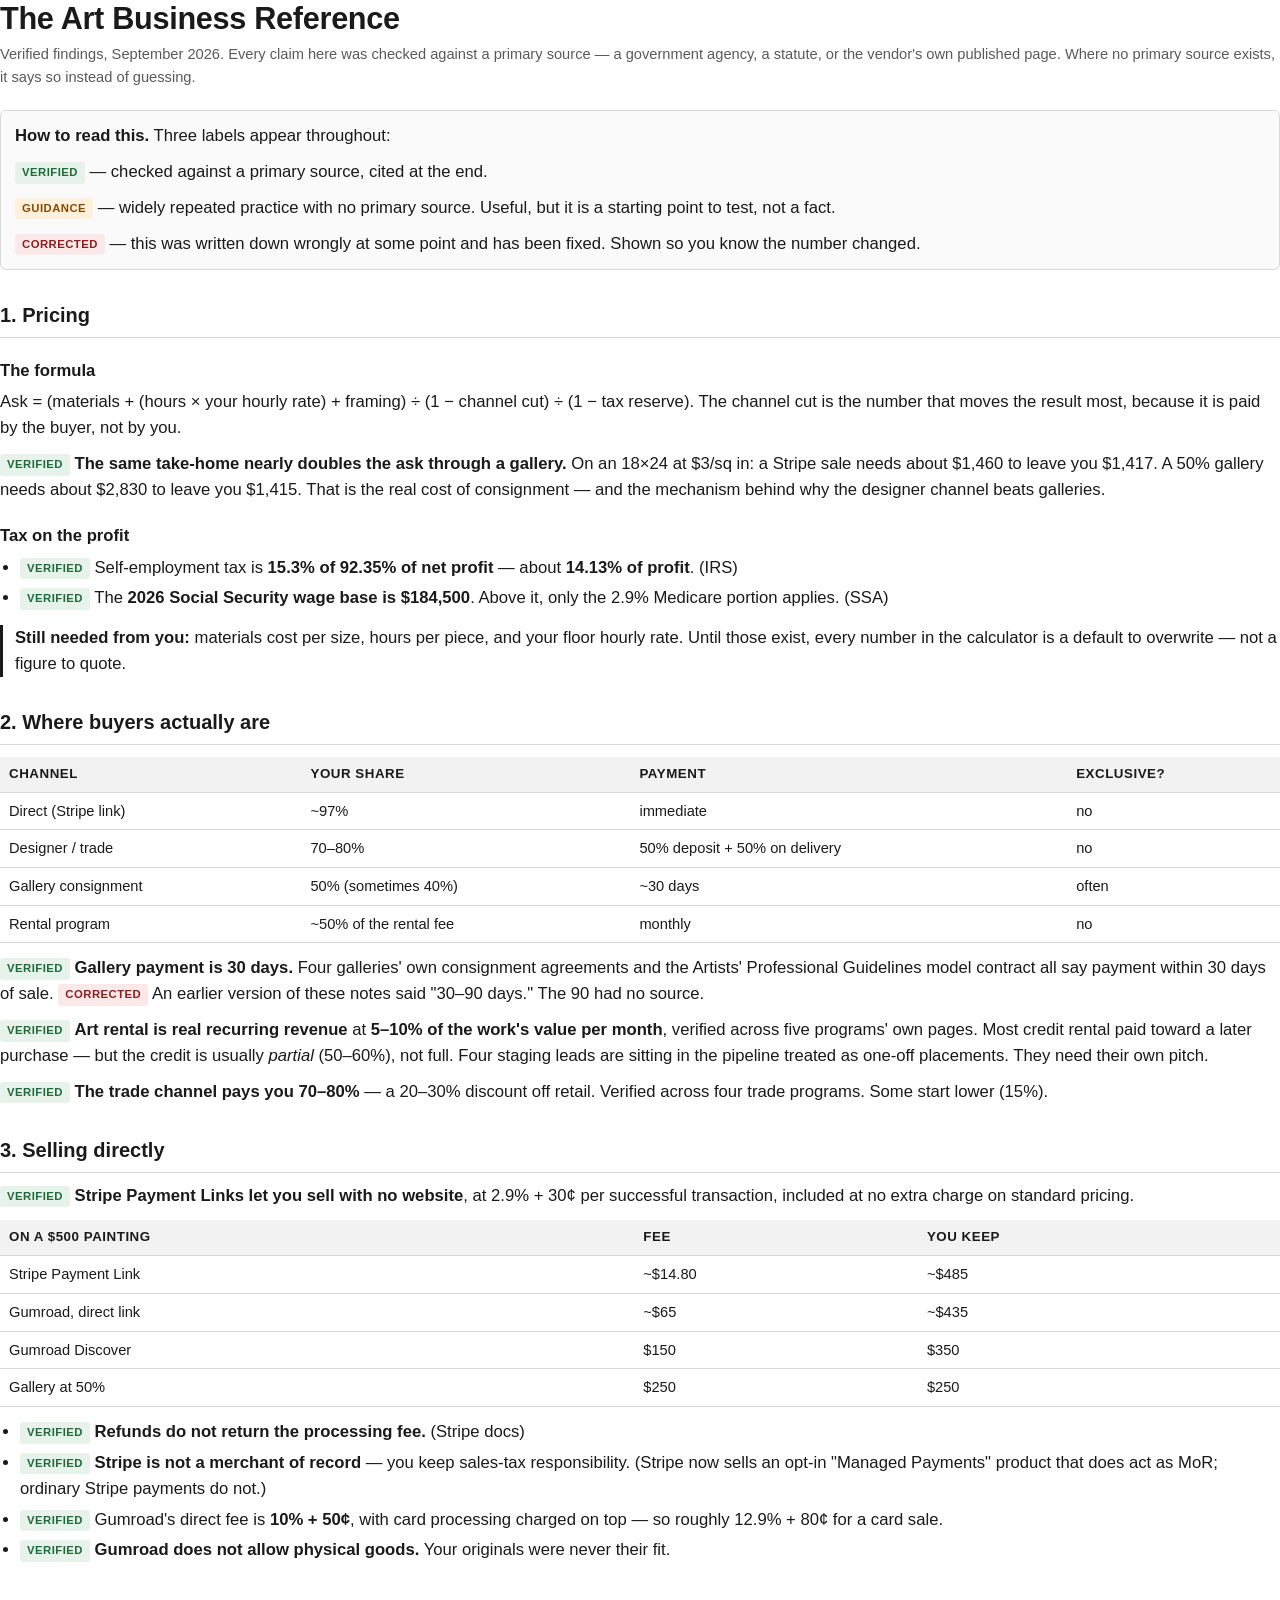
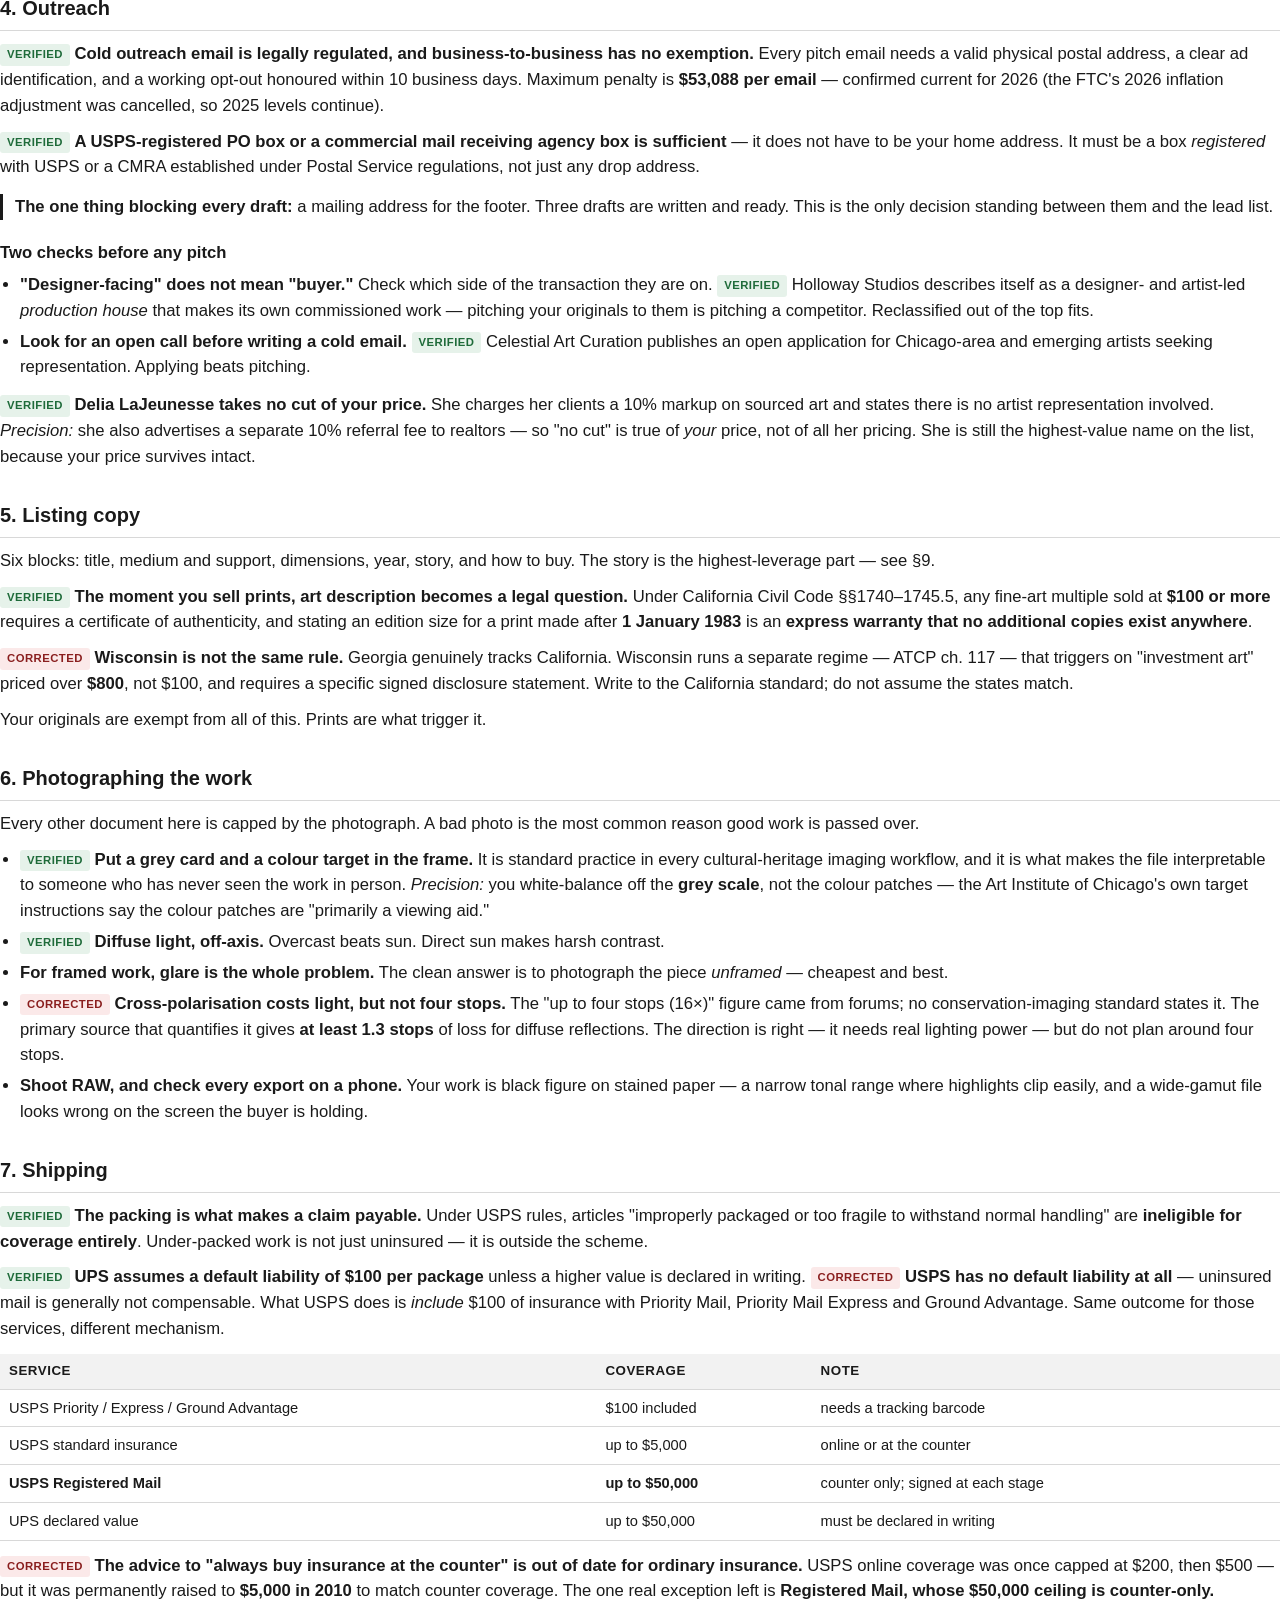
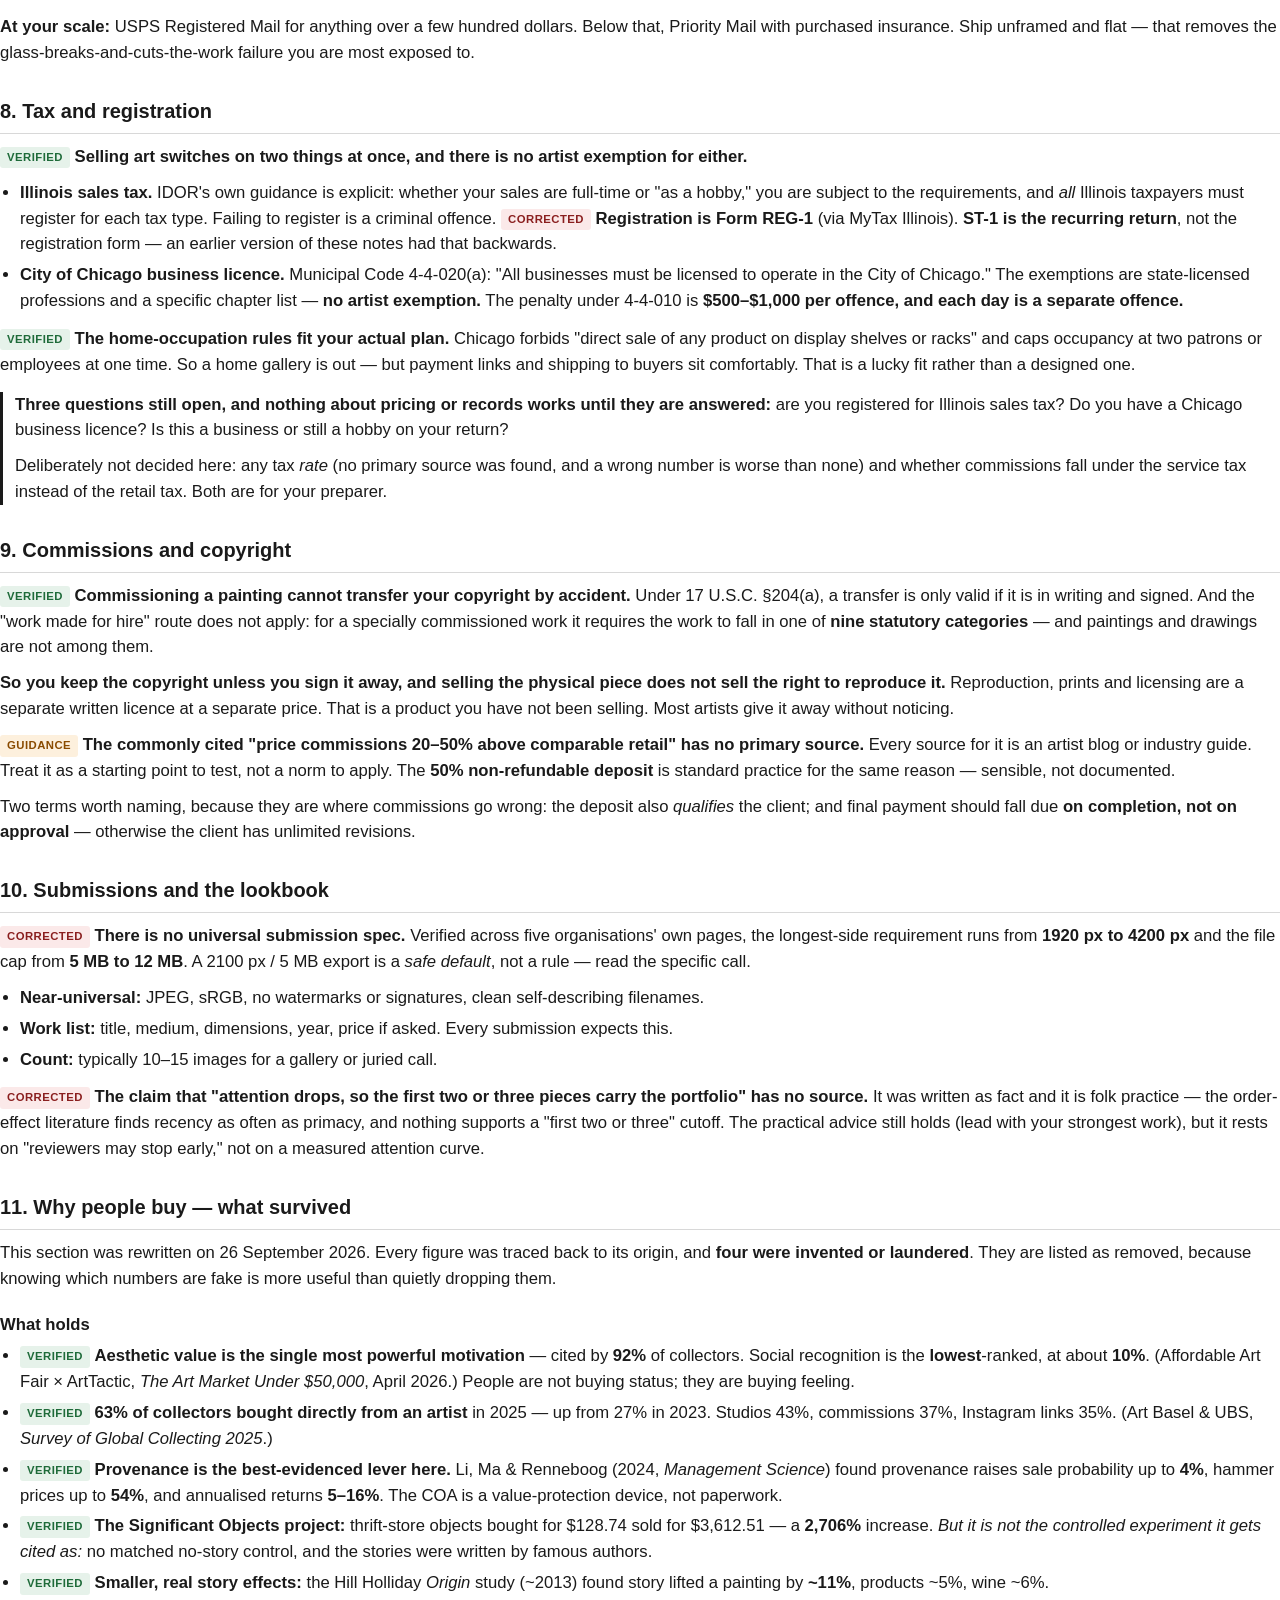
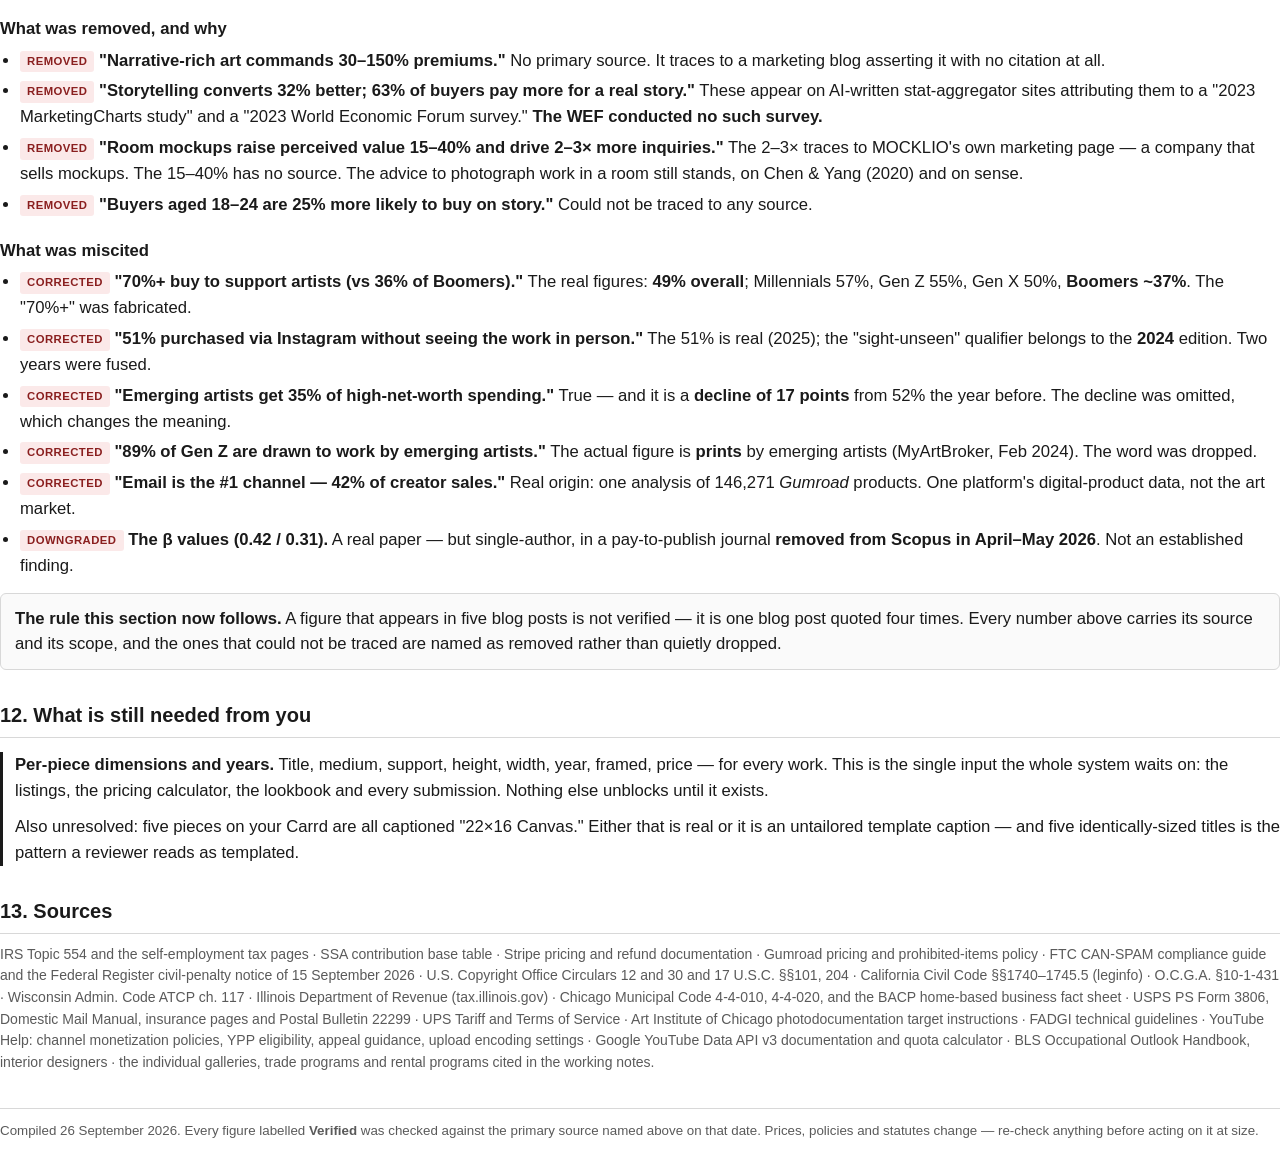
<file: reference.html>
<!DOCTYPE html>
<html lang="en">
<head>
<meta charset="UTF-8">
<title>The Art Business Reference — verified findings</title>
<style>
  @page { size: letter; margin: 20mm 18mm; }
  :root{
    --ink:#1a1a1a; --muted:#5a5a5a; --rule:#d8d8d8;
    --ok:#1f6b3a; --warn:#8a4b00; --bad:#8a1f1f;
  }
  *{box-sizing:border-box}
  body{
    font-family:-apple-system,BlinkMacSystemFont,"Segoe UI",Helvetica,Arial,sans-serif;
    color:var(--ink); font-size:12.5pt; line-height:1.55; margin:0;
    -webkit-font-smoothing:antialiased;
  }
  h1{font-size:23pt; line-height:1.2; margin:0 0 6px; letter-spacing:-.01em}
  h2{font-size:15pt; margin:30px 0 10px; padding-bottom:6px; border-bottom:1.5px solid var(--rule)}
  h3{font-size:12.5pt; margin:20px 0 6px}
  p{margin:0 0 10px}
  .sub{color:var(--muted); font-size:11pt; margin-bottom:22px}
  ul,ol{margin:0 0 12px; padding-left:20px}
  li{margin-bottom:5px}
  .lede{font-size:12.5pt}
  .tag{display:inline-block; font-size:8.5pt; font-weight:700; letter-spacing:.04em;
       text-transform:uppercase; padding:2px 7px; border-radius:3px; vertical-align:1px}
  .v{background:#e6f2ea; color:var(--ok)}
  .g{background:#fdf0dd; color:var(--warn)}
  .x{background:#fbe9e9; color:var(--bad)}
  .box{border:1px solid var(--rule); border-radius:6px; padding:12px 14px; margin:14px 0; background:#fafafa}
  .box p:last-child{margin-bottom:0}
  table{width:100%; border-collapse:collapse; margin:12px 0; font-size:11pt}
  th,td{text-align:left; padding:7px 9px; border-bottom:1px solid var(--rule); vertical-align:top}
  th{background:#f2f2f2; font-size:10pt; text-transform:uppercase; letter-spacing:.04em}
  .fix{color:var(--bad); font-weight:600}
  .ask{border-left:3px solid var(--ink); padding-left:12px; margin:14px 0}
  code{font-family:ui-monospace,Menlo,Consolas,monospace; font-size:10.5pt; background:#f2f2f2; padding:1px 4px; border-radius:3px}
  .pagebreak{page-break-before:always}
  footer{margin-top:34px; padding-top:12px; border-top:1px solid var(--rule); color:var(--muted); font-size:10pt}
</style>
</head>
<body>

<h1>The Art Business Reference</h1>
<p class="sub">Verified findings, September 2026. Every claim here was checked against a primary source — a government agency, a statute, or the vendor's own published page. Where no primary source exists, it says so instead of guessing.</p>

<div class="box">
  <p><strong>How to read this.</strong> Three labels appear throughout:</p>
  <p><span class="tag v">Verified</span> — checked against a primary source, cited at the end.</p>
  <p><span class="tag g">Guidance</span> — widely repeated practice with no primary source. Useful, but it is a starting point to test, not a fact.</p>
  <p><span class="tag x">Corrected</span> — this was written down wrongly at some point and has been fixed. Shown so you know the number changed.</p>
</div>

<h2>1. Pricing</h2>

<h3>The formula</h3>
<p>Ask = (materials + (hours × your hourly rate) + framing) ÷ (1 − channel cut) ÷ (1 − tax reserve). The channel cut is the number that moves the result most, because it is paid by the buyer, not by you.</p>

<p><span class="tag v">Verified</span> <strong>The same take-home nearly doubles the ask through a gallery.</strong> On an 18×24 at $3/sq in: a Stripe sale needs about $1,460 to leave you $1,417. A 50% gallery needs about $2,830 to leave you $1,415. That is the real cost of consignment — and the mechanism behind why the designer channel beats galleries.</p>

<h3>Tax on the profit</h3>
<ul>
  <li><span class="tag v">Verified</span> Self-employment tax is <strong>15.3% of 92.35% of net profit</strong> — about <strong>14.13% of profit</strong>. (IRS)</li>
  <li><span class="tag v">Verified</span> The <strong>2026 Social Security wage base is $184,500</strong>. Above it, only the 2.9% Medicare portion applies. (SSA)</li>
</ul>

<div class="ask">
  <p><strong>Still needed from you:</strong> materials cost per size, hours per piece, and your floor hourly rate. Until those exist, every number in the calculator is a default to overwrite — not a figure to quote.</p>
</div>

<h2>2. Where buyers actually are</h2>

<table>
  <thead><tr><th>Channel</th><th>Your share</th><th>Payment</th><th>Exclusive?</th></tr></thead>
  <tbody>
    <tr><td>Direct (Stripe link)</td><td>~97%</td><td>immediate</td><td>no</td></tr>
    <tr><td>Designer / trade</td><td>70–80%</td><td>50% deposit + 50% on delivery</td><td>no</td></tr>
    <tr><td>Gallery consignment</td><td>50% (sometimes 40%)</td><td>~30 days</td><td>often</td></tr>
    <tr><td>Rental program</td><td>~50% of the rental fee</td><td>monthly</td><td>no</td></tr>
  </tbody>
</table>

<p><span class="tag v">Verified</span> <strong>Gallery payment is 30 days.</strong> Four galleries' own consignment agreements and the Artists' Professional Guidelines model contract all say payment within 30 days of sale. <span class="tag x">Corrected</span> An earlier version of these notes said "30–90 days." The 90 had no source.</p>

<p><span class="tag v">Verified</span> <strong>Art rental is real recurring revenue</strong> at <strong>5–10% of the work's value per month</strong>, verified across five programs' own pages. Most credit rental paid toward a later purchase — but the credit is usually <em>partial</em> (50–60%), not full. Four staging leads are sitting in the pipeline treated as one-off placements. They need their own pitch.</p>

<p><span class="tag v">Verified</span> <strong>The trade channel pays you 70–80%</strong> — a 20–30% discount off retail. Verified across four trade programs. Some start lower (15%).</p>

<h2>3. Selling directly</h2>

<p><span class="tag v">Verified</span> <strong>Stripe Payment Links let you sell with no website</strong>, at 2.9% + 30¢ per successful transaction, included at no extra charge on standard pricing.</p>

<table>
  <thead><tr><th>On a $500 painting</th><th>Fee</th><th>You keep</th></tr></thead>
  <tbody>
    <tr><td>Stripe Payment Link</td><td>~$14.80</td><td>~$485</td></tr>
    <tr><td>Gumroad, direct link</td><td>~$65</td><td>~$435</td></tr>
    <tr><td>Gumroad Discover</td><td>$150</td><td>$350</td></tr>
    <tr><td>Gallery at 50%</td><td>$250</td><td>$250</td></tr>
  </tbody>
</table>

<ul>
  <li><span class="tag v">Verified</span> <strong>Refunds do not return the processing fee.</strong> (Stripe docs)</li>
  <li><span class="tag v">Verified</span> <strong>Stripe is not a merchant of record</strong> — you keep sales-tax responsibility. (Stripe now sells an opt-in "Managed Payments" product that does act as MoR; ordinary Stripe payments do not.)</li>
  <li><span class="tag v">Verified</span> Gumroad's direct fee is <strong>10% + 50¢</strong>, with card processing charged on top — so roughly 12.9% + 80¢ for a card sale.</li>
  <li><span class="tag v">Verified</span> <strong>Gumroad does not allow physical goods.</strong> Your originals were never their fit.</li>
</ul>

<h2>4. Outreach</h2>

<p><span class="tag v">Verified</span> <strong>Cold outreach email is legally regulated, and business-to-business has no exemption.</strong> Every pitch email needs a valid physical postal address, a clear ad identification, and a working opt-out honoured within 10 business days. Maximum penalty is <strong>$53,088 per email</strong> — confirmed current for 2026 (the FTC's 2026 inflation adjustment was cancelled, so 2025 levels continue).</p>

<p><span class="tag v">Verified</span> <strong>A USPS-registered PO box or a commercial mail receiving agency box is sufficient</strong> — it does not have to be your home address. It must be a box <em>registered</em> with USPS or a CMRA established under Postal Service regulations, not just any drop address.</p>

<div class="ask">
  <p><strong>The one thing blocking every draft:</strong> a mailing address for the footer. Three drafts are written and ready. This is the only decision standing between them and the lead list.</p>
</div>

<h3>Two checks before any pitch</h3>
<ul>
  <li><strong>"Designer-facing" does not mean "buyer."</strong> Check which side of the transaction they are on. <span class="tag v">Verified</span> Holloway Studios describes itself as a designer- and artist-led <em>production house</em> that makes its own commissioned work — pitching your originals to them is pitching a competitor. Reclassified out of the top fits.</li>
  <li><strong>Look for an open call before writing a cold email.</strong> <span class="tag v">Verified</span> Celestial Art Curation publishes an open application for Chicago-area and emerging artists seeking representation. Applying beats pitching.</li>
</ul>

<p><span class="tag v">Verified</span> <strong>Delia LaJeunesse takes no cut of your price.</strong> She charges her clients a 10% markup on sourced art and states there is no artist representation involved. <em>Precision:</em> she also advertises a separate 10% referral fee to realtors — so "no cut" is true of <em>your</em> price, not of all her pricing. She is still the highest-value name on the list, because your price survives intact.</p>

<h2>5. Listing copy</h2>

<p>Six blocks: title, medium and support, dimensions, year, story, and how to buy. The story is the highest-leverage part — see §9.</p>

<p><span class="tag v">Verified</span> <strong>The moment you sell prints, art description becomes a legal question.</strong> Under California Civil Code §§1740–1745.5, any fine-art multiple sold at <strong>$100 or more</strong> requires a certificate of authenticity, and stating an edition size for a print made after <strong>1 January 1983</strong> is an <strong>express warranty that no additional copies exist anywhere</strong>.</p>

<p><span class="tag x">Corrected</span> <strong>Wisconsin is not the same rule.</strong> Georgia genuinely tracks California. Wisconsin runs a separate regime — ATCP ch. 117 — that triggers on "investment art" priced over <strong>$800</strong>, not $100, and requires a specific signed disclosure statement. Write to the California standard; do not assume the states match.</p>

<p>Your originals are exempt from all of this. Prints are what trigger it.</p>

<h2>6. Photographing the work</h2>

<p>Every other document here is capped by the photograph. A bad photo is the most common reason good work is passed over.</p>

<ul>
  <li><span class="tag v">Verified</span> <strong>Put a grey card and a colour target in the frame.</strong> It is standard practice in every cultural-heritage imaging workflow, and it is what makes the file interpretable to someone who has never seen the work in person. <em>Precision:</em> you white-balance off the <strong>grey scale</strong>, not the colour patches — the Art Institute of Chicago's own target instructions say the colour patches are "primarily a viewing aid."</li>
  <li><span class="tag v">Verified</span> <strong>Diffuse light, off-axis.</strong> Overcast beats sun. Direct sun makes harsh contrast.</li>
  <li><strong>For framed work, glare is the whole problem.</strong> The clean answer is to photograph the piece <em>unframed</em> — cheapest and best.</li>
  <li><span class="tag x">Corrected</span> <strong>Cross-polarisation costs light, but not four stops.</strong> The "up to four stops (16×)" figure came from forums; no conservation-imaging standard states it. The primary source that quantifies it gives <strong>at least 1.3 stops</strong> of loss for diffuse reflections. The direction is right — it needs real lighting power — but do not plan around four stops.</li>
  <li><strong>Shoot RAW, and check every export on a phone.</strong> Your work is black figure on stained paper — a narrow tonal range where highlights clip easily, and a wide-gamut file looks wrong on the screen the buyer is holding.</li>
</ul>

<h2>7. Shipping</h2>

<p><span class="tag v">Verified</span> <strong>The packing is what makes a claim payable.</strong> Under USPS rules, articles "improperly packaged or too fragile to withstand normal handling" are <strong>ineligible for coverage entirely</strong>. Under-packed work is not just uninsured — it is outside the scheme.</p>

<p><span class="tag v">Verified</span> <strong>UPS assumes a default liability of $100 per package</strong> unless a higher value is declared in writing. <span class="tag x">Corrected</span> <strong>USPS has no default liability at all</strong> — uninsured mail is generally not compensable. What USPS does is <em>include</em> $100 of insurance with Priority Mail, Priority Mail Express and Ground Advantage. Same outcome for those services, different mechanism.</p>

<table>
  <thead><tr><th>Service</th><th>Coverage</th><th>Note</th></tr></thead>
  <tbody>
    <tr><td>USPS Priority / Express / Ground Advantage</td><td>$100 included</td><td>needs a tracking barcode</td></tr>
    <tr><td>USPS standard insurance</td><td>up to $5,000</td><td>online or at the counter</td></tr>
    <tr><td><strong>USPS Registered Mail</strong></td><td><strong>up to $50,000</strong></td><td>counter only; signed at each stage</td></tr>
    <tr><td>UPS declared value</td><td>up to $50,000</td><td>must be declared in writing</td></tr>
  </tbody>
</table>

<p><span class="tag x">Corrected</span> <strong>The advice to "always buy insurance at the counter" is out of date for ordinary insurance.</strong> USPS online coverage was once capped at $200, then $500 — but it was permanently raised to <strong>$5,000 in 2010</strong> to match counter coverage. The one real exception left is <strong>Registered Mail, whose $50,000 ceiling is counter-only.</strong></p>

<p><strong>At your scale:</strong> USPS Registered Mail for anything over a few hundred dollars. Below that, Priority Mail with purchased insurance. Ship unframed and flat — that removes the glass-breaks-and-cuts-the-work failure you are most exposed to.</p>

<h2 class="pagebreak">8. Tax and registration</h2>

<p><span class="tag v">Verified</span> <strong>Selling art switches on two things at once, and there is no artist exemption for either.</strong></p>

<ul>
  <li><strong>Illinois sales tax.</strong> IDOR's own guidance is explicit: whether your sales are full-time or "as a hobby," you are subject to the requirements, and <em>all</em> Illinois taxpayers must register for each tax type. Failing to register is a criminal offence. <span class="tag x">Corrected</span> <strong>Registration is Form REG-1</strong> (via MyTax Illinois). <strong>ST-1 is the recurring return</strong>, not the registration form — an earlier version of these notes had that backwards.</li>
  <li><strong>City of Chicago business licence.</strong> Municipal Code 4-4-020(a): "All businesses must be licensed to operate in the City of Chicago." The exemptions are state-licensed professions and a specific chapter list — <strong>no artist exemption.</strong> The penalty under 4-4-010 is <strong>$500–$1,000 per offence, and each day is a separate offence.</strong></li>
</ul>

<p><span class="tag v">Verified</span> <strong>The home-occupation rules fit your actual plan.</strong> Chicago forbids "direct sale of any product on display shelves or racks" and caps occupancy at two patrons or employees at one time. So a home gallery is out — but payment links and shipping to buyers sit comfortably. That is a lucky fit rather than a designed one.</p>

<div class="ask">
  <p><strong>Three questions still open, and nothing about pricing or records works until they are answered:</strong> are you registered for Illinois sales tax? Do you have a Chicago business licence? Is this a business or still a hobby on your return?</p>
  <p>Deliberately not decided here: any tax <em>rate</em> (no primary source was found, and a wrong number is worse than none) and whether commissions fall under the service tax instead of the retail tax. Both are for your preparer.</p>
</div>

<h2>9. Commissions and copyright</h2>

<p><span class="tag v">Verified</span> <strong>Commissioning a painting cannot transfer your copyright by accident.</strong> Under 17 U.S.C. §204(a), a transfer is only valid if it is in writing and signed. And the "work made for hire" route does not apply: for a specially commissioned work it requires the work to fall in one of <strong>nine statutory categories</strong> — and paintings and drawings are not among them.</p>

<p><strong>So you keep the copyright unless you sign it away, and selling the physical piece does not sell the right to reproduce it.</strong> Reproduction, prints and licensing are a separate written licence at a separate price. That is a product you have not been selling. Most artists give it away without noticing.</p>

<p><span class="tag g">Guidance</span> <strong>The commonly cited "price commissions 20–50% above comparable retail" has no primary source.</strong> Every source for it is an artist blog or industry guide. Treat it as a starting point to test, not a norm to apply. The <strong>50% non-refundable deposit</strong> is standard practice for the same reason — sensible, not documented.</p>

<p>Two terms worth naming, because they are where commissions go wrong: the deposit also <em>qualifies</em> the client; and final payment should fall due <strong>on completion, not on approval</strong> — otherwise the client has unlimited revisions.</p>

<h2>10. Submissions and the lookbook</h2>

<p><span class="tag x">Corrected</span> <strong>There is no universal submission spec.</strong> Verified across five organisations' own pages, the longest-side requirement runs from <strong>1920 px to 4200 px</strong> and the file cap from <strong>5 MB to 12 MB</strong>. A 2100 px / 5 MB export is a <em>safe default</em>, not a rule — read the specific call.</p>

<ul>
  <li><strong>Near-universal:</strong> JPEG, sRGB, no watermarks or signatures, clean self-describing filenames.</li>
  <li><strong>Work list:</strong> title, medium, dimensions, year, price if asked. Every submission expects this.</li>
  <li><strong>Count:</strong> typically 10–15 images for a gallery or juried call.</li>
</ul>

<p><span class="tag x">Corrected</span> <strong>The claim that "attention drops, so the first two or three pieces carry the portfolio" has no source.</strong> It was written as fact and it is folk practice — the order-effect literature finds recency as often as primacy, and nothing supports a "first two or three" cutoff. The practical advice still holds (lead with your strongest work), but it rests on "reviewers may stop early," not on a measured attention curve.</p>

<h2>11. Why people buy — what survived</h2>

<p>This section was rewritten on 26 September 2026. Every figure was traced back to its origin, and <strong>four were invented or laundered</strong>. They are listed as removed, because knowing which numbers are fake is more useful than quietly dropping them.</p>

<h3>What holds</h3>
<ul>
  <li><span class="tag v">Verified</span> <strong>Aesthetic value is the single most powerful motivation</strong> — cited by <strong>92%</strong> of collectors. Social recognition is the <strong>lowest</strong>-ranked, at about <strong>10%</strong>. (Affordable Art Fair × ArtTactic, <em>The Art Market Under $50,000</em>, April 2026.) People are not buying status; they are buying feeling.</li>
  <li><span class="tag v">Verified</span> <strong>63% of collectors bought directly from an artist</strong> in 2025 — up from 27% in 2023. Studios 43%, commissions 37%, Instagram links 35%. (Art Basel &amp; UBS, <em>Survey of Global Collecting 2025</em>.)</li>
  <li><span class="tag v">Verified</span> <strong>Provenance is the best-evidenced lever here.</strong> Li, Ma &amp; Renneboog (2024, <em>Management Science</em>) found provenance raises sale probability up to <strong>4%</strong>, hammer prices up to <strong>54%</strong>, and annualised returns <strong>5–16%</strong>. The COA is a value-protection device, not paperwork.</li>
  <li><span class="tag v">Verified</span> <strong>The Significant Objects project:</strong> thrift-store objects bought for $128.74 sold for $3,612.51 — a <strong>2,706%</strong> increase. <em>But it is not the controlled experiment it gets cited as:</em> no matched no-story control, and the stories were written by famous authors.</li>
  <li><span class="tag v">Verified</span> <strong>Smaller, real story effects:</strong> the Hill Holliday <em>Origin</em> study (~2013) found story lifted a painting by <strong>~11%</strong>, products ~5%, wine ~6%.</li>
</ul>

<h3>What was removed, and why</h3>
<ul>
  <li><span class="tag x">Removed</span> <strong>"Narrative-rich art commands 30–150% premiums."</strong> No primary source. It traces to a marketing blog asserting it with no citation at all.</li>
  <li><span class="tag x">Removed</span> <strong>"Storytelling converts 32% better; 63% of buyers pay more for a real story."</strong> These appear on AI-written stat-aggregator sites attributing them to a "2023 MarketingCharts study" and a "2023 World Economic Forum survey." <strong>The WEF conducted no such survey.</strong></li>
  <li><span class="tag x">Removed</span> <strong>"Room mockups raise perceived value 15–40% and drive 2–3× more inquiries."</strong> The 2–3× traces to MOCKLIO's own marketing page — a company that sells mockups. The 15–40% has no source. The advice to photograph work in a room still stands, on Chen &amp; Yang (2020) and on sense.</li>
  <li><span class="tag x">Removed</span> <strong>"Buyers aged 18–24 are 25% more likely to buy on story."</strong> Could not be traced to any source.</li>
</ul>

<h3>What was miscited</h3>
<ul>
  <li><span class="tag x">Corrected</span> <strong>"70%+ buy to support artists (vs 36% of Boomers)."</strong> The real figures: <strong>49% overall</strong>; Millennials 57%, Gen Z 55%, Gen X 50%, <strong>Boomers ~37%</strong>. The "70%+" was fabricated.</li>
  <li><span class="tag x">Corrected</span> <strong>"51% purchased via Instagram without seeing the work in person."</strong> The 51% is real (2025); the "sight-unseen" qualifier belongs to the <strong>2024</strong> edition. Two years were fused.</li>
  <li><span class="tag x">Corrected</span> <strong>"Emerging artists get 35% of high-net-worth spending."</strong> True — and it is a <strong>decline of 17 points</strong> from 52% the year before. The decline was omitted, which changes the meaning.</li>
  <li><span class="tag x">Corrected</span> <strong>"89% of Gen Z are drawn to work by emerging artists."</strong> The actual figure is <strong>prints</strong> by emerging artists (MyArtBroker, Feb 2024). The word was dropped.</li>
  <li><span class="tag x">Corrected</span> <strong>"Email is the #1 channel — 42% of creator sales."</strong> Real origin: one analysis of 146,271 <em>Gumroad</em> products. One platform's digital-product data, not the art market.</li>
  <li><span class="tag x">Downgraded</span> <strong>The β values (0.42 / 0.31).</strong> A real paper — but single-author, in a pay-to-publish journal <strong>removed from Scopus in April–May 2026</strong>. Not an established finding.</li>
</ul>

<div class="box">
  <p><strong>The rule this section now follows.</strong> A figure that appears in five blog posts is not verified — it is one blog post quoted four times. Every number above carries its source and its scope, and the ones that could not be traced are named as removed rather than quietly dropped.</p>
</div>

<h2>12. What is still needed from you</h2>

<div class="ask">
  <p><strong>Per-piece dimensions and years.</strong> Title, medium, support, height, width, year, framed, price — for every work. This is the single input the whole system waits on: the listings, the pricing calculator, the lookbook and every submission. Nothing else unblocks until it exists.</p>
  <p>Also unresolved: five pieces on your Carrd are all captioned "22×16 Canvas." Either that is real or it is an untailored template caption — and five identically-sized titles is the pattern a reviewer reads as templated.</p>
</div>

<h2>13. Sources</h2>
<p style="font-size:10.5pt; color:#5a5a5a">
IRS Topic 554 and the self-employment tax pages · SSA contribution base table · Stripe pricing and refund documentation · Gumroad pricing and prohibited-items policy · FTC CAN-SPAM compliance guide and the Federal Register civil-penalty notice of 15 September 2026 · U.S. Copyright Office Circulars 12 and 30 and 17 U.S.C. §§101, 204 · California Civil Code §§1740–1745.5 (leginfo) · O.C.G.A. §10-1-431 · Wisconsin Admin. Code ATCP ch. 117 · Illinois Department of Revenue (tax.illinois.gov) · Chicago Municipal Code 4-4-010, 4-4-020, and the BACP home-based business fact sheet · USPS PS Form 3806, Domestic Mail Manual, insurance pages and Postal Bulletin 22299 · UPS Tariff and Terms of Service · Art Institute of Chicago photodocumentation target instructions · FADGI technical guidelines · YouTube Help: channel monetization policies, YPP eligibility, appeal guidance, upload encoding settings · Google YouTube Data API v3 documentation and quota calculator · BLS Occupational Outlook Handbook, interior designers · the individual galleries, trade programs and rental programs cited in the working notes.
</p>

<footer>
  <p>Compiled 26 September 2026. Every figure labelled <strong>Verified</strong> was checked against the primary source named above on that date. Prices, policies and statutes change — re-check anything before acting on it at size.</p>
</footer>

</body>
</html>
</file>
<file: style.css>
:root {
  --ink: #1a1a18;
  --paper: #f6f4ef;
  --card: #fffdf9;
  --line: #e3ded3;
  --muted: #8a8578;
  --accent: #6b6a4f;
  --good: #4f6b52;
  --warn: #9a6a2f;
  --shadow: 0 1px 2px rgba(30,28,20,.04), 0 8px 24px rgba(30,28,20,.05);
  --tap: 44px;               /* minimum touch target */
}
* { box-sizing: border-box; -webkit-tap-highlight-color: transparent; }
html, body { margin: 0; }
html { -webkit-text-size-adjust: 100%; }
body {
  background: var(--paper);
  color: var(--ink);
  font: 16px/1.55 ui-sans-serif, -apple-system, "Segoe UI", Roboto, Helvetica, Arial, sans-serif;
  -webkit-font-smoothing: antialiased;
  overflow-x: hidden;
}
h1, h2, h3 { font-family: ui-serif, Georgia, "Times New Roman", serif; font-weight: 500; letter-spacing: -.01em; }
h1 { font-size: 22px; margin: 0; }
h2 { font-size: 18px; margin: 0 0 12px; }
h3 { font-size: 15px; margin: 0 0 8px; }

/* ---------- header / nav ---------- */
header {
  padding: 14px 20px 0;
  border-bottom: 1px solid var(--line);
  background: rgba(255,253,249,.92);
  backdrop-filter: blur(8px);
  position: sticky; top: 0; z-index: 10;
  padding-top: max(14px, env(safe-area-inset-top));
}
.brand { display: flex; align-items: center; gap: 12px; margin-bottom: 10px; }
.mark { color: var(--accent); font-size: 20px; }
.sub { margin: 2px 0 0; color: var(--muted); font-size: 13px; }

nav {
  display: flex; gap: 4px;
  overflow-x: auto; overflow-y: hidden;
  -webkit-overflow-scrolling: touch;
  scrollbar-width: none;
  margin: 0 -20px; padding: 0 20px 12px;
}
nav::-webkit-scrollbar { display: none; }
.tab {
  border: 1px solid transparent; background: none; color: var(--muted);
  padding: 10px 16px; border-radius: 999px; cursor: pointer; font-size: 14px;
  transition: all .15s ease;
  min-height: var(--tap); white-space: nowrap; flex: 0 0 auto;
}
.tab:hover { color: var(--ink); }
.tab.active { background: var(--ink); color: var(--paper); }

/* ---------- layout ---------- */
main { max-width: 1040px; margin: 0 auto; padding: 20px; }
.view { display: none; }
.view.active { display: block; animation: fade .2s ease; }
@keyframes fade { from { opacity: 0; transform: translateY(4px); } to { opacity: 1; transform: none; } }

.card {
  background: var(--card); border: 1px solid var(--line); border-radius: 14px;
  padding: 18px; margin-bottom: 16px; box-shadow: var(--shadow);
}
.card.warn { border-color: #e6d8bf; background: linear-gradient(180deg,#fffdf9,#fbf6ec); }
.grid { display: grid; grid-template-columns: repeat(4, 1fr); gap: 12px; margin-bottom: 16px; }
.two-col { display: grid; grid-template-columns: 1fr 1fr; gap: 16px; }

.stat { text-align: center; padding: 16px 10px; }
.stat .num { display: block; font-family: ui-serif, Georgia, serif; font-size: 30px; }
.stat .lbl { color: var(--muted); font-size: 11px; text-transform: uppercase; letter-spacing: .06em; }

.lede { color: #45433c; }
.note { color: var(--muted); font-size: 13px; }
.empty { color: var(--muted); font-size: 14px; font-style: italic; }
.mini { background: var(--paper); border: 1px solid var(--line); border-radius: 10px; padding: 14px; }
.pill { font-size: 10px; text-transform: uppercase; letter-spacing: .07em; color: var(--accent);
        border: 1px solid var(--line); border-radius: 999px; padding: 2px 7px; vertical-align: middle; }

.next, .checklist, .rules { margin: 10px 0 0; padding-left: 18px; }
.next li, .checklist li, .rules li { margin: 7px 0; }
.checklist { list-style: none; padding-left: 0; }
.checklist li { display: flex; align-items: flex-start; gap: 10px; cursor: pointer; }
.checklist input { margin-top: 4px; accent-color: var(--accent); width: 20px; height: 20px; flex: 0 0 auto; }

/* ---------- forms ---------- */
.field-row { display: flex; gap: 12px; margin-bottom: 12px; flex-wrap: wrap; }
label { flex: 1; min-width: 120px; font-size: 12px; color: var(--muted); display: flex; flex-direction: column; gap: 4px; }
input, select, textarea {
  font: inherit; font-size: 16px;  /* 16px prevents iOS auto-zoom on focus */
  color: var(--ink); background: var(--paper);
  border: 1px solid var(--line); border-radius: 10px; padding: 11px 12px; width: 100%;
  min-height: var(--tap);
}
textarea { resize: vertical; font-family: inherit; }
input:focus, select:focus, textarea:focus { outline: 2px solid var(--accent); outline-offset: -1px; }
button.primary {
  margin-top: 6px; background: var(--ink); color: var(--paper);
  border: none; border-radius: 10px; padding: 13px 18px; font: inherit; font-size: 15px;
  cursor: pointer; min-height: var(--tap); width: 100%;
}
button.primary:hover { background: #000; }
button.primary:disabled { opacity: .5; cursor: default; }

.result { background: linear-gradient(180deg, #fffdf9, #f3efe6); }
.price-big { font-family: ui-serif, Georgia, serif; font-size: 42px; margin: 4px 0 14px; }
.price-grid { display: grid; grid-template-columns: 1fr 1fr; gap: 12px; }
.price-grid .k { display: block; color: var(--muted); font-size: 12px; }
.price-grid .v { font-size: 17px; }

/* ---------- tables ---------- */
table { width: 100%; border-collapse: collapse; font-size: 14px; }
th { text-align: left; color: var(--muted); font-weight: 500; font-size: 12px;
     text-transform: uppercase; letter-spacing: .05em; padding: 6px 8px; border-bottom: 1px solid var(--line); }
td { padding: 9px 8px; border-bottom: 1px solid var(--line); }
tr:last-child td { border-bottom: none; }
.compare .win { color: var(--good); font-weight: 500; }
td.rm { cursor: pointer; color: var(--muted); text-align: right; min-width: var(--tap); }
td.rm:hover { color: #a33; }

.filters { display: flex; gap: 6px; margin: 10px 0 14px; flex-wrap: wrap; }
.chip { border: 1px solid var(--line); background: none; color: var(--muted);
        padding: 8px 14px; border-radius: 999px; cursor: pointer; font-size: 13px; min-height: 38px; }
.chip.active { background: var(--accent); color: #fff; border-color: var(--accent); }
.status { cursor: pointer; font-size: 12px; padding: 6px 11px; border-radius: 999px; white-space: nowrap;
          display: inline-block; min-height: 32px; line-height: 20px; }
.s-NOT { background: #efece4; color: #6b6960; }
.s-DRAFTED { background: #eef0e4; color: #6b6a4f; }
.s-SENT { background: #e6ecf2; color: #3f5a72; }
.s-REPLIED { background: #f2ecdf; color: #8a6d2f; }
.s-WON { background: #e4efe6; color: #3f6b47; }
.s-PASS { background: #f0e6e6; color: #8a5555; }

/* ---------- templates ---------- */
.tpl { position: relative; border: 1px solid var(--line); border-radius: 10px; padding: 16px; background: var(--paper); }
.tpl .copy { position: absolute; top: 12px; right: 12px; border: 1px solid var(--line);
             background: var(--card); border-radius: 8px; padding: 8px 12px; font-size: 12px;
             cursor: pointer; min-height: 36px; }
.tpl .copy:hover { background: var(--ink); color: var(--paper); }
.tpl h3 { padding-right: 80px; }
pre { white-space: pre-wrap; word-break: break-word;
      font: 13px/1.6 ui-monospace, SFMono-Regular, Menlo, monospace; color: #3b3933; margin: 0; }
code { background: #efece4; padding: 1px 5px; border-radius: 5px; font-size: 12.5px; word-break: break-word; }

/* ---------- consultant ---------- */
.prompts { display: flex; flex-direction: column; gap: 6px; margin-top: 8px; }
.prompts button {
  text-align: left; background: var(--card); border: 1px solid var(--line); border-radius: 10px;
  padding: 12px 14px; font: inherit; font-size: 14px; cursor: pointer; color: var(--ink);
  min-height: var(--tap);
}
.prompts button:hover { border-color: var(--accent); }
.key-setup label { margin-bottom: 8px; }
.chat-card { display: flex; flex-direction: column; }
.chat { display: flex; flex-direction: column; gap: 12px; min-height: 160px; max-height: 55vh; overflow-y: auto; padding: 4px 2px 12px; }
.msg { max-width: 90%; padding: 11px 14px; border-radius: 14px; font-size: 15px; white-space: pre-wrap; word-break: break-word; }
.msg.user { align-self: flex-end; background: var(--ink); color: var(--paper); border-bottom-right-radius: 4px; }
.msg.bot { align-self: flex-start; background: var(--paper); border: 1px solid var(--line); border-bottom-left-radius: 4px; }
.msg.sys { align-self: center; color: var(--muted); font-size: 13px; background: none; text-align: center; }
.composer { display: flex; gap: 10px; align-items: flex-end; border-top: 1px solid var(--line); padding-top: 14px; }
.composer textarea { flex: 1; min-height: var(--tap); }
.composer button { margin-top: 0; width: auto; white-space: nowrap; }

/* ---------- private gate ---------- */
.gate {
  position: fixed; inset: 0; z-index: 100;
  display: flex; align-items: center; justify-content: center;
  background: var(--paper); padding: 24px;
}
.gate[hidden] { display: none; }
.gate-box {
  width: 100%; max-width: 340px; text-align: center;
  background: var(--card); border: 1px solid var(--line); border-radius: 16px;
  padding: 32px 24px; box-shadow: var(--shadow);
}
.gate-box .mark { color: var(--accent); font-size: 24px; display: block; margin-bottom: 10px; }
.gate-box h1 { font-size: 24px; margin-bottom: 4px; }
.gate-box input { margin: 16px 0 10px; text-align: center; }
#app[hidden] { display: none; }

/* ---------- next action ---------- */
.nextaction {
  background: var(--paper); border: 1px solid var(--line); border-radius: 10px;
  padding: 16px; margin-top: 10px;
}
.nextaction h3 { margin-bottom: 8px; font-size: 16px; }
.nextaction p { margin: 0 0 8px; font-size: 14.5px; }

/* ---------- outreach lead headers ---------- */
.lead-head {
  display: flex; justify-content: space-between; align-items: baseline;
  gap: 10px; flex-wrap: wrap; margin-bottom: 8px;
}
.lead-head h3 { margin: 0; }
.tag {
  font-size: 11px; text-transform: uppercase; letter-spacing: .06em;
  color: var(--accent); border: 1px solid var(--line); border-radius: 999px;
  padding: 3px 9px; white-space: nowrap;
}

/* ---------- agent home ---------- */
.hero { background: linear-gradient(180deg,#fffdf9,#f5f1e7); }
.biglink {
  display: block; text-align: center; text-decoration: none;
  background: var(--ink); color: var(--paper);
  border-radius: 12px; padding: 16px 18px; margin: 16px 0 10px;
  font-size: 16px; font-family: ui-serif, Georgia, serif; letter-spacing: -.01em;
  min-height: var(--tap);
}
.biglink:hover { background: #000; }

/* ---------- portfolio ---------- */
.works {
  display: grid; grid-template-columns: repeat(auto-fill, minmax(200px, 1fr));
  gap: 16px; margin-top: 14px;
}
.work { margin: 0; }
.work .frame {
  background: var(--paper); border: 1px solid var(--line); border-radius: 8px;
  padding: 8px; margin-bottom: 8px;
}
/* blank placeholder: photos withheld until the portfolio is finalised */
.work .frame.blank {
  aspect-ratio: 3 / 4; display: flex; flex-direction: column;
  align-items: center; justify-content: center; gap: 6px;
  border-style: dashed; color: var(--muted);
}
.work .frame.blank .blank-label {
  font-family: ui-serif, Georgia, serif; font-size: 15px; color: var(--ink);
  text-align: center; padding: 0 8px;
}
.work .frame.blank .blank-hint {
  font-size: 11px; letter-spacing: .06em; text-transform: uppercase; color: var(--muted);
}
.work img {
  display: block; width: 100%; height: auto; border-radius: 4px; background: #eee;
}
.work figcaption { display: flex; flex-direction: column; gap: 6px; }
.work input {
  font-size: 13px; padding: 8px 10px; min-height: 38px;
  background: transparent; border: 1px dashed var(--line); border-radius: 8px;
}
.work input.cap-title { font-family: ui-serif, Georgia, serif; font-size: 14px; color: var(--ink); }
.work input:focus, .work textarea:focus { background: var(--card); border-style: solid; }
.work textarea.cap-story {
  font-size: 13px; line-height: 1.5; padding: 9px 10px; min-height: 90px;
  background: transparent; border: 1px dashed var(--line); border-radius: 8px;
  resize: vertical; font-family: inherit;
}
button.copy.plain.mini-copy { font-size: 12px; padding: 7px 10px; min-height: 34px; align-self: flex-start; }

.story {
  margin: 14px 0; padding: 16px 18px; border-left: 3px solid var(--accent);
  background: var(--paper); border-radius: 0 10px 10px 0;
  font-family: ui-serif, Georgia, serif; font-size: 17px; line-height: 1.5;
}

/* ---------- moves ---------- */
.moves { display: flex; flex-direction: column; gap: 12px; margin-top: 12px; }
.move {
  border: 1px solid var(--line); border-radius: 10px; padding: 14px;
  background: var(--paper); transition: opacity .2s ease;
}
.move.is-done { opacity: .55; }
.move.is-skip { opacity: .38; }
.move-head { display: flex; justify-content: space-between; align-items: baseline; gap: 10px; }
.move-head h3 { margin: 0; font-size: 15px; }
.effort {
  flex: 0 0 auto; font-size: 11px; color: var(--muted); text-transform: uppercase;
  letter-spacing: .06em; white-space: nowrap;
}
.move-what { margin: 8px 0 6px; font-size: 14.5px; }
.move-why { margin: 0 0 12px; font-size: 13.5px; color: var(--muted); }
button.state {
  border: 1px solid var(--line); background: var(--card); border-radius: 999px;
  padding: 8px 14px; font-size: 13px; cursor: pointer; min-height: 38px;
  color: var(--muted); font-family: inherit;
}
button.state.s-deploying { background: var(--ink); color: var(--paper); border-color: var(--ink); }
button.state.s-done { background: #e4efe6; color: #3f6b47; border-color: #cfe0d3; }
button.state.s-skip { background: #f0e6e6; color: #8a5555; border-color: #e3d2d2; }

/* ---------- statement ---------- */
.statement {
  background: var(--paper); border: 1px solid var(--line); border-radius: 10px;
  padding: 16px 18px; margin-top: 8px;
}
.statement p { margin: 0 0 12px; font-size: 15px; line-height: 1.6; }
.statement p:last-child { margin-bottom: 0; }
button.copy.plain {
  border: 1px solid var(--line); background: var(--card); border-radius: 8px;
  padding: 9px 14px; font-size: 13px; cursor: pointer; min-height: 38px; font-family: inherit;
}
button.copy.plain:hover { background: var(--ink); color: var(--paper); }

/* ---------- line sheet ---------- */
.lsdoc {
  background: #fff; border: 1px solid var(--line); border-radius: 12px;
  padding: 34px; margin-bottom: 18px; box-shadow: var(--shadow);
}
.ls-head { border-bottom: 2px solid var(--ink); padding-bottom: 14px; margin-bottom: 18px; }
.ls-head h1 { font-size: 26px; letter-spacing: -.02em; }
.ls-pos {
  margin: 6px 0 0; font-family: ui-serif, Georgia, serif; font-size: 16px; color: #45433c;
}
.ls-intro { font-size: 15px; color: #45433c; margin: 0 0 26px; max-width: 60ch; }
.ls-h2 {
  font-size: 13px; text-transform: uppercase; letter-spacing: .08em;
  color: var(--muted); font-family: inherit; font-weight: 600;
  border-bottom: 1px solid var(--line); padding-bottom: 6px; margin: 28px 0 14px;
}
.ls-works { display: grid; grid-template-columns: repeat(auto-fill, minmax(150px, 1fr)); gap: 16px; }
.ls-work { margin: 0; }
.ls-work img { display: block; width: 100%; height: auto; border-radius: 3px; background: #f2f2f2; }
.ls-work figcaption { margin-top: 7px; font-size: 12.5px; line-height: 1.4; }
.ls-work figcaption strong { display: block; font-family: ui-serif, Georgia, serif; font-weight: 500; }
.ls-work figcaption span { color: var(--muted); }
.ls-table { width: 100%; font-size: 13.5px; margin-bottom: 6px; }
.ls-table th { font-size: 11px; padding: 5px 6px; }
.ls-table td { padding: 7px 6px; }
.ls-terms { margin: 0; padding-left: 18px; font-size: 13.5px; }
.ls-terms li { margin: 6px 0; }
.ls-contact { margin-top: 30px; padding-top: 14px; border-top: 1px solid var(--line); font-size: 13.5px; }
.ls-empty { color: var(--muted); font-size: 13.5px; font-style: italic; }

/* ---------- print: only the line sheet ---------- */
@media print {
  /* ⚠ Scoped to the app's own chrome, NOT to every <header> in the document.
     Written bare, this rule also hid the lookbook's printed title block — a
     semantic <header> inside the content — so the page printed with no name on
     it. Any element-level rule in a print stylesheet needs a scope. */
  #app > header, nav, #gate, .noprint, .tab { display: none !important; }
  body { background: #fff; }
  main { padding: 0; max-width: none; }
  .view { display: none !important; }
  #linesheet { display: block !important; }
  /* Printing the lookbook instead: same treatment, different target. */
  body.print-lookbook #linesheet { display: none !important; }
  body.print-lookbook #lookbook { display: none !important; }
  body.print-lookbook #lookbook-doc { display: block !important; }
  .lb-piece { break-inside: avoid; }
  .lb-frame { border-color: #bbb; }
  .lsdoc {
    border: none; border-radius: 0; box-shadow: none; padding: 0; margin: 0;
  }
  .ls-works { grid-template-columns: repeat(3, 1fr); }
  .ls-work img { break-inside: avoid; }
  .ls-h2 { break-after: avoid; }
}

/* ================= MOBILE ================= */
@media (max-width: 760px) {
  .two-col { grid-template-columns: 1fr; }
  .grid { grid-template-columns: repeat(2, 1fr); }
  main { padding: 16px; }
}

@media (max-width: 640px) {
  h1 { font-size: 20px; }
  h2 { font-size: 17px; }
  .card { padding: 16px; border-radius: 12px; }
  .price-big { font-size: 36px; }
  .field-row { gap: 10px; }
  label { min-width: 100%; }

  /* tables become stacked cards — no horizontal scrolling */
  table, thead, tbody, tr, td, th { display: block; }
  thead { display: none; }
  table { font-size: 14px; }
  tr {
    border: 1px solid var(--line); border-radius: 10px;
    margin-bottom: 10px; padding: 12px; background: var(--card);
  }
  td { border: none; padding: 3px 0; }
  td.rm { text-align: left; padding-top: 8px; color: #a33; }
  td.rm::before { content: "Remove "; }
  /* label each cell using its header via data-label if present; fall back to plain */
  .compare tr td:first-child { font-weight: 500; }

  /* template copy button moves below the title on very small screens */
  .tpl h3 { padding-right: 0; padding-bottom: 34px; }
  .tpl .copy { top: auto; bottom: 12px; right: 12px; }

  .composer { flex-direction: column; align-items: stretch; }
  .composer button { width: 100%; }
  .chat { max-height: 60vh; }
  .msg { max-width: 95%; }
}

/* ---------- the printable lookbook ---------- */
/* Hidden on screen; shown only when the lookbook print button is used. */
#lookbook-doc { display: none; }

.lb-doc {
  color: #111;
  font-size: 12pt;
  line-height: 1.5;
}
.lb-head { margin-bottom: 22px; }
.lb-head h1 { font-size: 26pt; margin: 0 0 2px; letter-spacing: -0.01em; }
.lb-sub {
  margin: 0 0 10px;
  font-size: 10pt;
  text-transform: uppercase;
  letter-spacing: 0.08em;
  color: #666;
}
.lb-standing { margin: 0; font-size: 13pt; font-style: italic; color: #333; }

.lb-list { list-style: none; margin: 0; padding: 0; }
.lb-piece {
  display: grid;
  grid-template-columns: 2.1in 1fr;
  gap: 16px;
  padding: 16px 0;
  border-top: 1px solid #ddd;
}
.lb-frame {
  aspect-ratio: 4 / 5;
  border: 1px dashed #bbb;
  border-radius: 3px;
  display: flex;
  align-items: center;
  justify-content: center;
  color: #aaa;
  font-size: 8.5pt;
  text-transform: uppercase;
  letter-spacing: 0.08em;
}
.lb-text h2 { font-size: 14pt; margin: 0 0 3px; }
.lb-meta { margin: 0 0 8px; font-size: 10pt; color: #666; }
.lb-story { margin: 0; }
.lb-blank { color: #c0392b; font-style: italic; }

.lb-foot { margin-top: 26px; padding-top: 14px; border-top: 1px solid #ddd; }
.lb-foot p { margin: 0 0 8px; font-size: 11pt; }
.lb-todo { color: #8a4b00; font-weight: 600; }
.lb-contact { color: #666; font-size: 10pt; }
</file>
